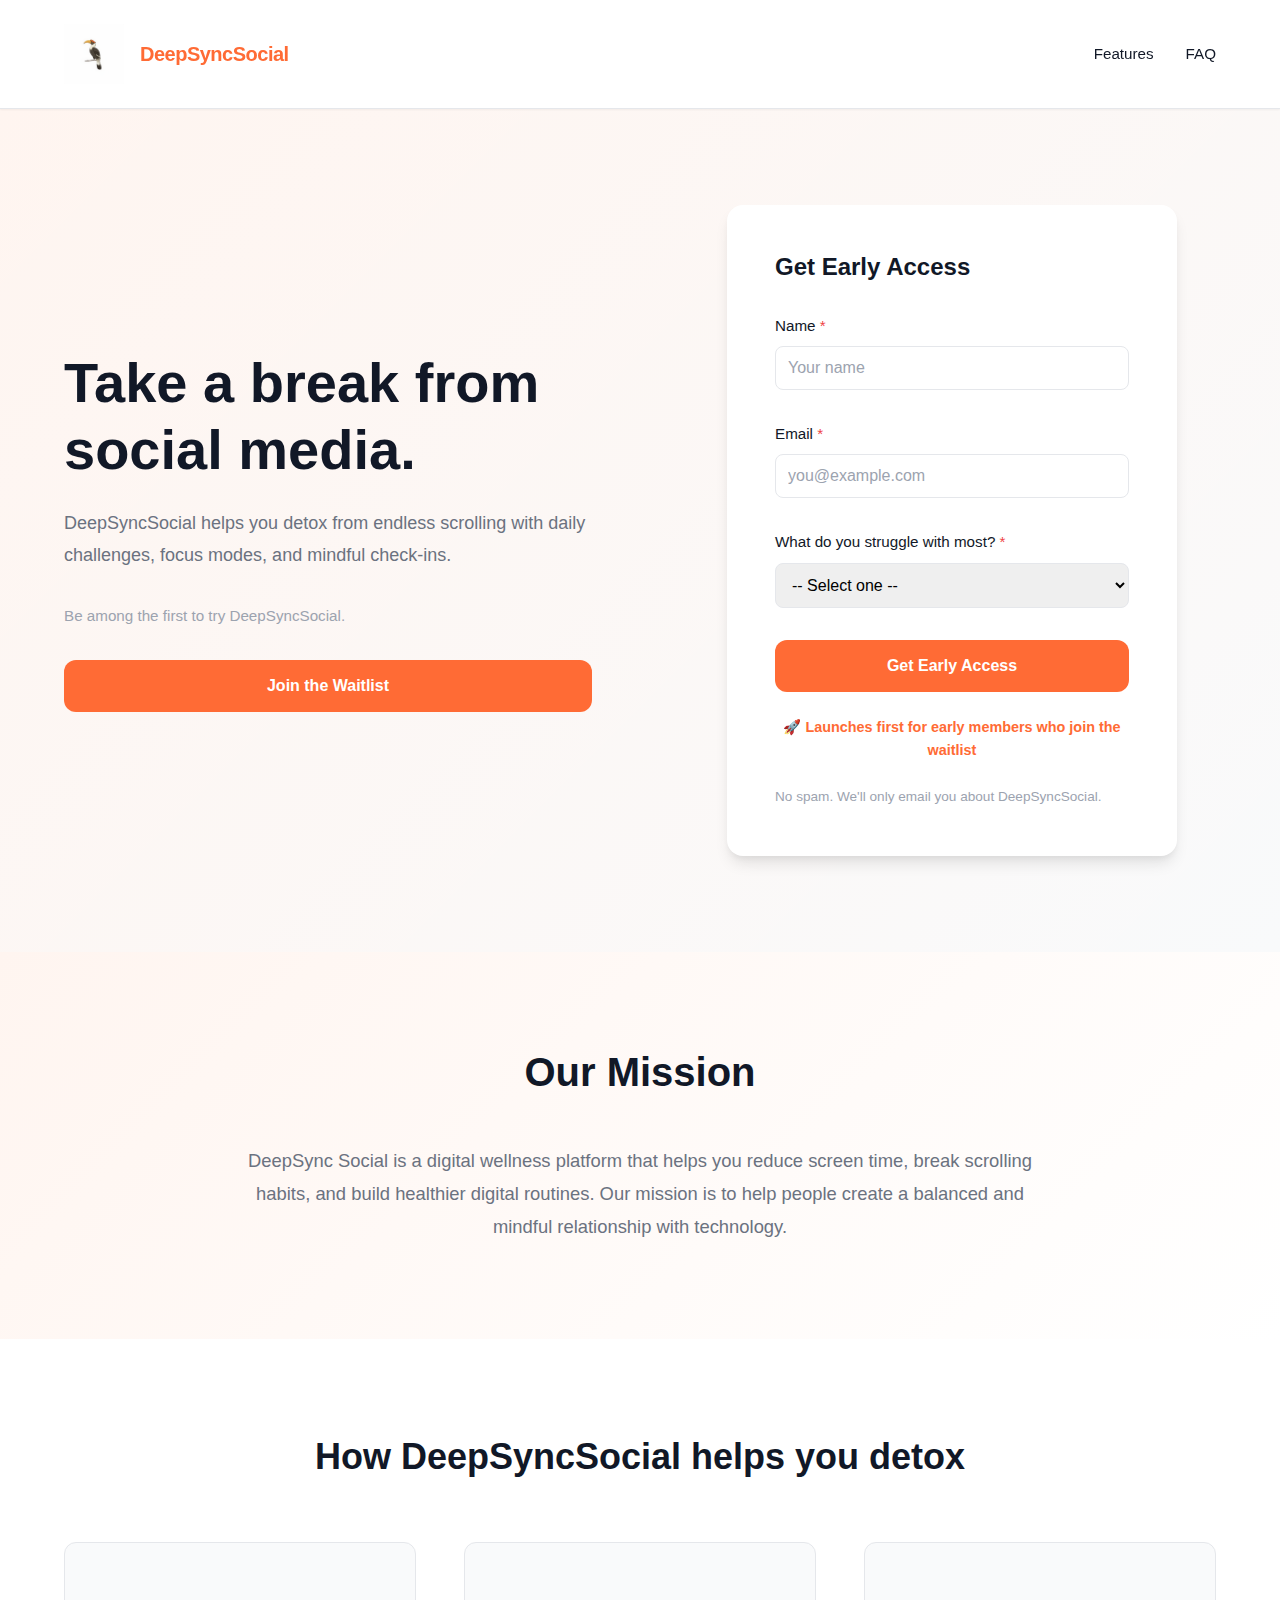
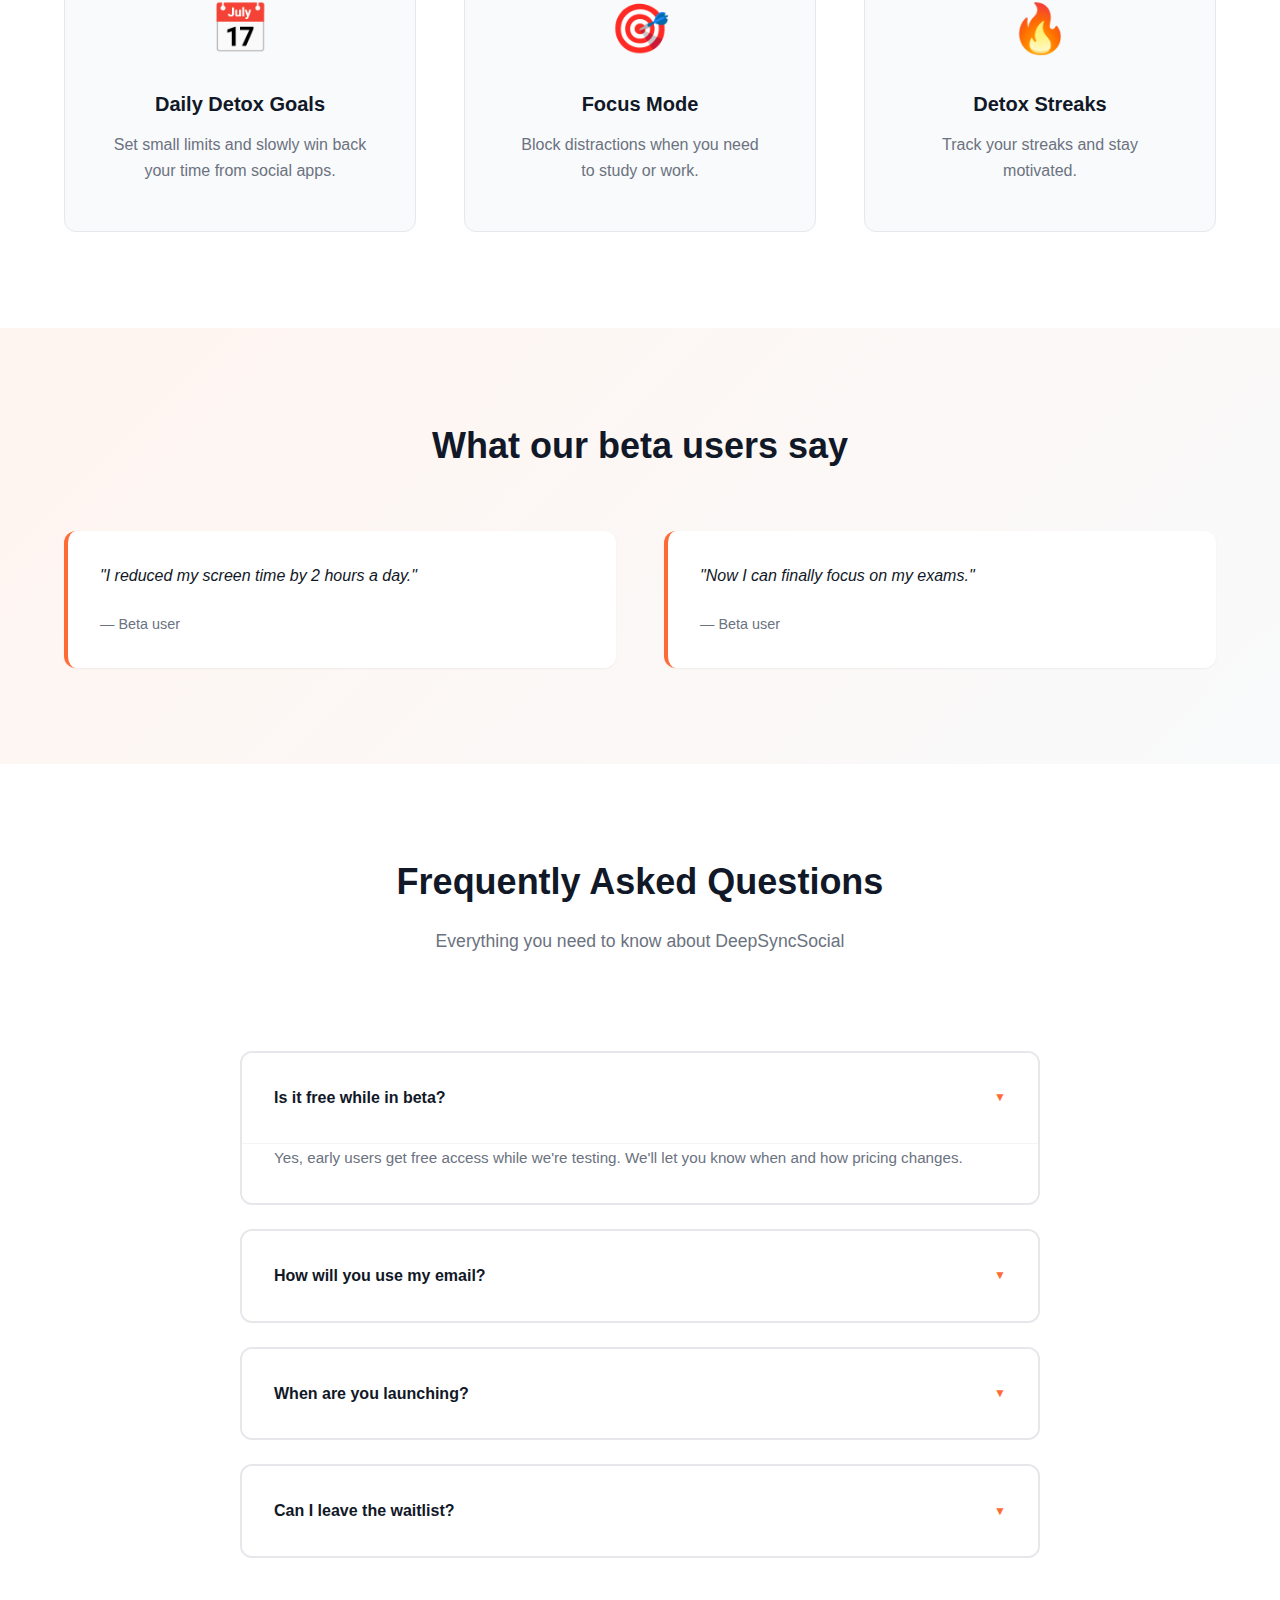
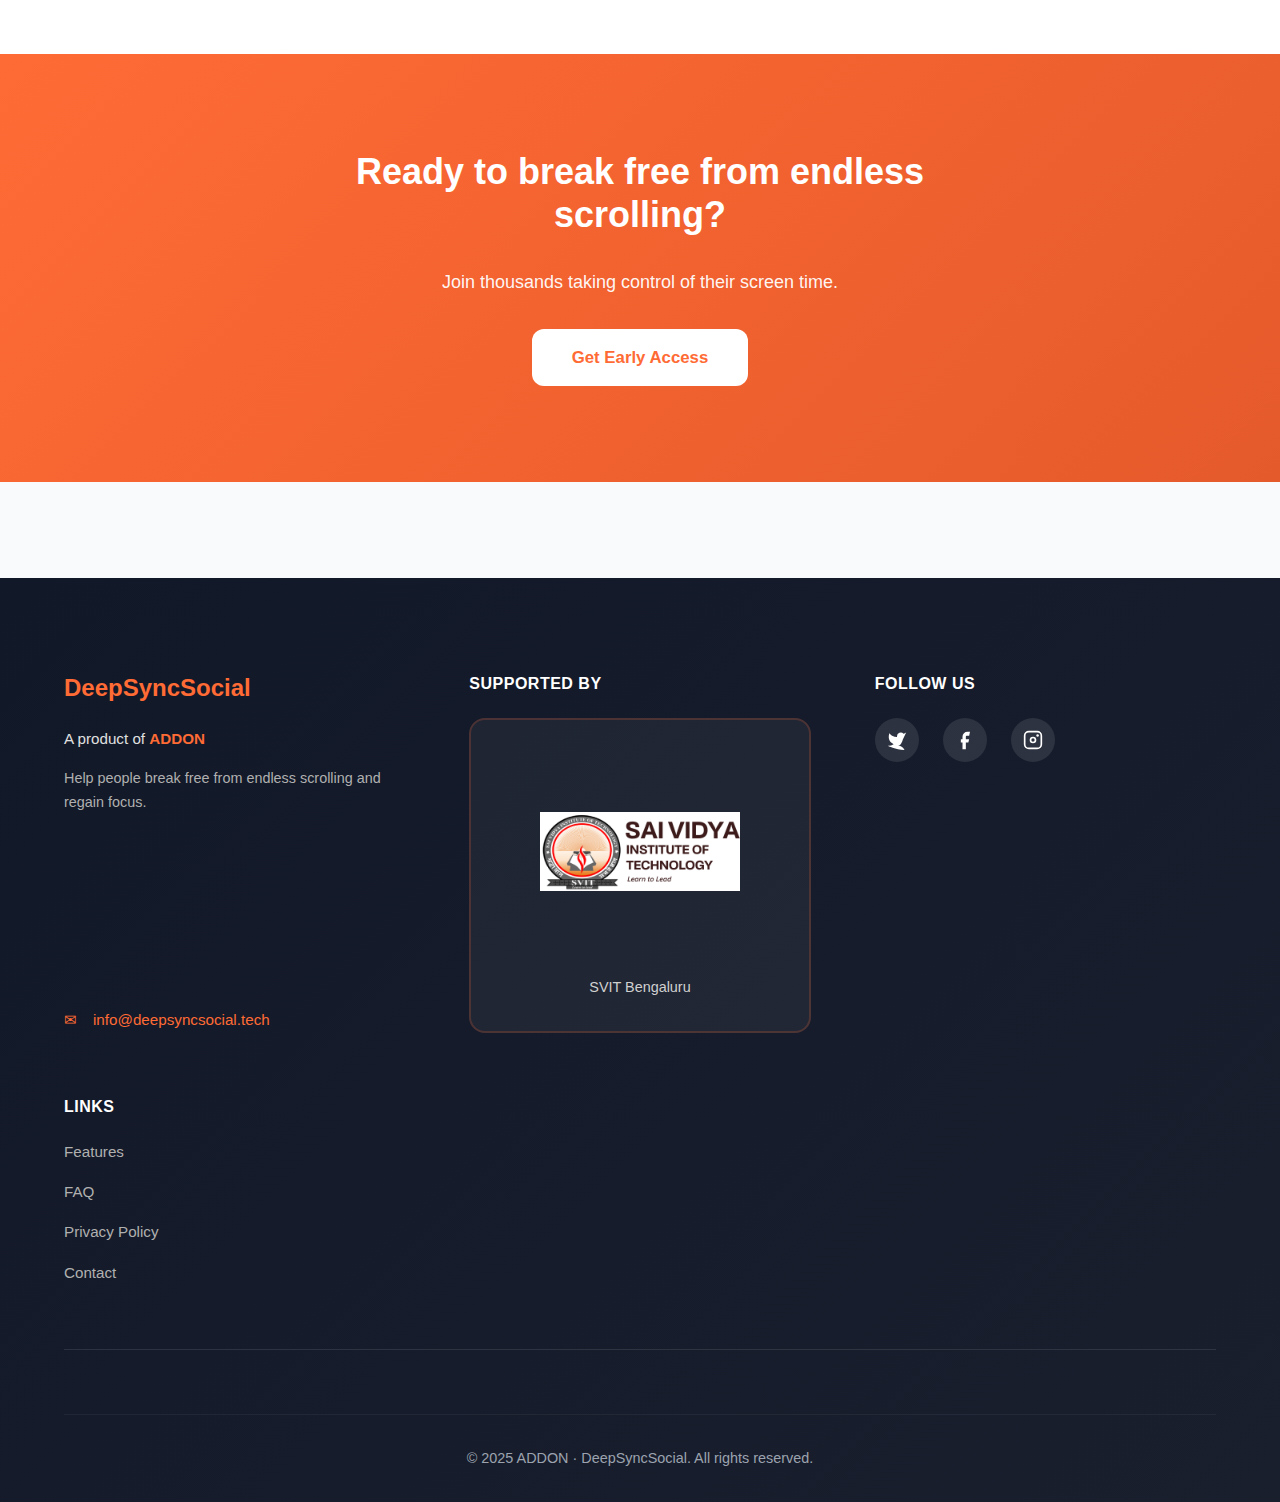
<file: index.html>
<!DOCTYPE html>
<html lang="en">
<head>
    <meta charset="UTF-8">
    <meta name="viewport" content="width=device-width, initial-scale=1.0">
    <meta name="description" content="DeepSync Social helps you reduce screen time, break scrolling habits, and build healthier digital routines. Create a balanced and mindful relationship with technology.">
    <meta name="keywords" content="digital wellness, digital detox, social media detox, screen time reduction, reduce screen addiction, phone addiction help, healthier phone habits, stop doom scrolling, reduce scrolling, mindful phone use, mindful social media, smartphone detox, detox from social media, digital mindfulness, digital wellbeing tools, break phone addiction, conscious screen time, mental health digital detox, social detox platform, digital balance lifestyle, screen time tracker, social media tracking app, app to limit social media, productivity and focus app, app to reduce distraction, distraction blocking tool, app for mindful habits, habit building app, focus improvement app, phone usage analytics, app for time management, stop phone addiction app, digital detox app, wellness tracking app, social media control app, limit social apps, reduce app usage, screen time dashboard, no distraction mode, screen self-control app, build healthy habits, avoid phone distractions, improve focus and discipline, how to stop scrolling, control social media habits, manage screen time, daily habit improvement, intentional digital habits, low dopamine detox, mindful daily routine, productivity for students, student digital detox, focus tips for students, study habit apps, reduce phone use while studying, improve study focus, digital discipline for students, student screen time tracker, avoid distractions in study, digital detox tips, reduce online distractions, improve mental clarity, healthier digital life, mindful tech usage, screen time awareness, improve digital habits, break social media addiction, manage smartphone usage, build discipline with phone, social media overuse help, healthy online habits, tech-life balance, reduce digital overwhelm, productivity without distractions, mindful scrolling, intentional tech usage, digital life improvement, screen detox guide, digital overuse help, reduce phone anxiety, improve focus naturally, phone detox challenge, control online habits, break scrolling habit, reduce digital noise, stay focused online, tech wellness tools, digital habit tracking, screen time mastery, healthier relationship with technology, mindful app usage, digital sobriety">
    <meta name="author" content="DeepSyncSocial">
    <meta name="robots" content="index, follow">
    <meta name="language" content="English">
    <meta name="theme-color" content="#6366F1">
    
    <!-- Open Graph Meta Tags for Social Sharing -->
    <meta property="og:type" content="website">
    <meta property="og:title" content="DeepSyncSocial - Take a Break from Social Media">
    <meta property="og:description" content="DeepSync Social helps you reduce screen time, break scrolling habits, and build healthier digital routines. Create a balanced and mindful relationship with technology.">
    <meta property="og:url" content="https://deepsyncsocial.tech">
    <meta property="og:image" content="https://deepsyncsocial.tech/assets/dp.png">
    <meta property="og:image:alt" content="DeepSyncSocial Logo">
    
    <!-- Twitter Card Meta Tags -->
    <meta name="twitter:card" content="summary_large_image">
    <meta name="twitter:title" content="DeepSyncSocial - Take a Break from Social Media">
    <meta name="twitter:description" content="DeepSync Social helps you reduce screen time, break scrolling habits, and build healthier digital routines. Create a balanced and mindful relationship with technology.">
    <meta name="twitter:image" content="https://deepsyncsocial.tech/assets/dp.png">
    
    <!-- Additional SEO Meta Tags -->
    <meta name="canonical" href="https://deepsyncsocial.tech">
    <meta name="revisit-after" content="7 days">
    
    <!-- Structured Data (JSON-LD) -->
    <script type="application/ld+json">
    {
      "@context": "https://schema.org",
      "@type": "Organization",
      "name": "DeepSyncSocial",
      "url": "https://deepsyncsocial.tech",
      "logo": "https://deepsyncsocial.tech/assets/dp.png",
      "description": "DeepSyncSocial helps you detox from endless scrolling with daily challenges, focus modes, and mindful check-ins.",
      "sameAs": [
        "https://twitter.com/deepssyncsocial",
        "https://facebook.com/deepsyncsocial"
      ],
      "contactPoint": {
        "@type": "ContactPoint",
        "telephone": "+1-XXX-XXX-XXXX",
        "contactType": "Customer Support"
      }
    }
    </script>

    <!-- Product Schema -->
    <script type="application/ld+json">
    {
      "@context": "https://schema.org",
      "@type": "SoftwareApplication",
      "name": "DeepSyncSocial",
      "description": "Take a break from social media with daily challenges, focus modes, and mindful check-ins.",
      "url": "https://deepsyncsocial.tech",
      "applicationCategory": "ProductivityApplication",
      "offers": {
        "@type": "Offer",
        "price": "0",
        "priceCurrency": "USD"
      }
    }
    </script>

    <!-- FAQ Schema -->
    <script type="application/ld+json">
    {
      "@context": "https://schema.org",
      "@type": "FAQPage",
      "mainEntity": [
        {
          "@type": "Question",
          "name": "What is DeepSyncSocial?",
          "acceptedAnswer": {
            "@type": "Answer",
            "text": "DeepSyncSocial is a digital wellness platform that helps you detox from endless scrolling with daily challenges, focus modes, and mindful check-ins."
          }
        },
        {
          "@type": "Question",
          "name": "How does DeepSyncSocial work?",
          "acceptedAnswer": {
            "@type": "Answer",
            "text": "DeepSyncSocial provides tools to help manage screen time and build healthier digital habits through challenges and mindful practices."
          }
        }
      ]
    }
    </script>

    <!-- BreadcrumbList Schema -->
    <script type="application/ld+json">
    {
      "@context": "https://schema.org",
      "@type": "BreadcrumbList",
      "itemListElement": [
        {
          "@type": "ListItem",
          "position": 1,
          "name": "Home",
          "item": "https://deepsyncsocial.tech"
        }
      ]
    }
    </script>
    
    <title>DeepSyncSocial - Take a Break from Social Media</title>
    <link rel="stylesheet" href="styles/main.css">
    <link rel="canonical" href="https://deepsyncsocial.tech">
    <link rel="icon" type="image/png" href="assets/dp.png">
</head>
<body>
    <!-- Header -->
    <header class="header">
        <div class="container header-content">
            <a href="#" class="logo-link">
                <img src="assets/dp.png" alt="DeepSyncSocial Logo" class="logo-image">
                <span class="logo-text">DeepSyncSocial</span>
            </a>
            <nav class="nav">
                <a href="#features">Features</a>
                <a href="#faq">FAQ</a>
            </nav>
        </div>
    </header>

    <main>
        <!-- Hero Section -->
        <section class="hero">
            <div class="container hero-container">
                <div class="hero-text">
                    <h1>Take a break from social media.</h1>
                    <p class="hero-subtitle">
                        DeepSyncSocial helps you detox from endless scrolling with daily challenges, focus modes, and mindful check-ins.
                    </p>
                    <p class="social-proof">Be among the first to try DeepSyncSocial.</p>
                    <button class="btn btn-primary" id="ctaButton">Join the Waitlist</button>
                </div>

                <div class="hero-form-wrapper">
                    <div class="form-card">
                        <h2>Get Early Access</h2>
                        <form id="waitlistForm">
                            <div class="form-group">
                                <label for="name">Name <span class="required">*</span></label>
                                <input 
                                    type="text" 
                                    id="name" 
                                    name="name" 
                                    placeholder="Your name"
                                    required
                                    autocomplete="name"
                                    aria-label="Your name"
                                    aria-required="true"
                                >
                            </div>

                            <div class="form-group">
                                <label for="email">Email <span class="required">*</span></label>
                                <input 
                                    type="email" 
                                    id="email" 
                                    name="email" 
                                    placeholder="you@example.com"
                                    required
                                    autocomplete="email"
                                    aria-label="Your email address"
                                    aria-required="true"
                                >
                            </div>

                            <div class="form-group">
                                <label for="struggle">What do you struggle with most? <span class="required">*</span></label>
                                <select 
                                    id="struggle" 
                                    name="struggle" 
                                    required
                                    aria-label="What do you struggle with most"
                                    aria-required="true"
                                >
                                    <option value="">-- Select one --</option>
                                    <option value="scrolling">Too much scrolling</option>
                                    <option value="focus">Can't focus on work/tasks</option>
                                    <option value="sleep">Sleep problems</option>
                                    <option value="curious">Just curious</option>
                                </select>
                            </div>

                            <button type="submit" class="btn btn-primary btn-block">Get Early Access</button>

                            <div id="formStatus" class="form-status" role="alert" aria-live="polite" aria-atomic="true"></div>

                            <p class="form-urgency">🚀 Launches first for early members who join the waitlist</p>

                            <p class="form-note">No spam. We'll only email you about DeepSyncSocial.</p>
                        </form>
                    </div>
                </div>
            </div>
        </section>

        <!-- Mission Statement Section -->
        <section class="mission">
            <div class="container">
                <h2>Our Mission</h2>
                <p class="mission-text">
                    DeepSync Social is a digital wellness platform that helps you reduce screen time, break scrolling habits, and build healthier digital routines. Our mission is to help people create a balanced and mindful relationship with technology.
                </p>
            </div>
        </section>

        <!-- Features Section -->
        <section id="features" class="features">
            <div class="container">
                <h2>How DeepSyncSocial helps you detox</h2>
                <div class="features-grid">
                    <div class="feature-card">
                        <div class="feature-icon">📅</div>
                        <h3>Daily Detox Goals</h3>
                        <p>Set small limits and slowly win back your time from social apps.</p>
                    </div>
                    <div class="feature-card">
                        <div class="feature-icon">🎯</div>
                        <h3>Focus Mode</h3>
                        <p>Block distractions when you need to study or work.</p>
                    </div>
                    <div class="feature-card">
                        <div class="feature-icon">🔥</div>
                        <h3>Detox Streaks</h3>
                        <p>Track your streaks and stay motivated.</p>
                    </div>
                </div>
            </div>
        </section>

        <!-- Testimonials Section -->
        <section class="testimonials">
            <div class="container">
                <h2>What our beta users say</h2>
                <div class="testimonials-grid">
                    <blockquote class="testimonial-card">
                        <p>"I reduced my screen time by 2 hours a day."</p>
                        <footer class="testimonial-author">— Beta user</footer>
                    </blockquote>
                    <blockquote class="testimonial-card">
                        <p>"Now I can finally focus on my exams."</p>
                        <footer class="testimonial-author">— Beta user</footer>
                    </blockquote>
                </div>
            </div>
        </section>

        <!-- FAQ Section -->
        <section id="faq" class="faq">
            <div class="container">
                <div class="faq-header">
                    <h2>Frequently Asked Questions</h2>
                    <p class="faq-subtitle">Everything you need to know about DeepSyncSocial</p>
                </div>
                <div class="faq-list">
                    <details class="faq-item" open>
                        <summary class="faq-question">
                            <span class="faq-text">Is it free while in beta?</span>
                        </summary>
                        <div class="faq-answer">
                            <p>Yes, early users get free access while we're testing. We'll let you know when and how pricing changes.</p>
                        </div>
                    </details>

                    <details class="faq-item">
                        <summary class="faq-question">
                            <span class="faq-text">How will you use my email?</span>
                        </summary>
                        <div class="faq-answer">
                            <p>We only use it to send product updates and your beta invite. Every email includes an unsubscribe link if you change your mind.</p>
                        </div>
                    </details>

                    <details class="faq-item">
                        <summary class="faq-question">
                            <span class="faq-text">When are you launching?</span>
                        </summary>
                        <div class="faq-answer">
                            <p>We're working hard to launch the first beta soon. Join the waitlist to be notified as soon as we go live.</p>
                        </div>
                    </details>

                    <details class="faq-item">
                        <summary class="faq-question">
                            <span class="faq-text">Can I leave the waitlist?</span>
                        </summary>
                        <div class="faq-answer">
                            <p>Of course! Every email includes an unsubscribe link. You can also contact us anytime to be removed.</p>
                        </div>
                    </details>
                </div>
            </div>
        </section>

        <!-- Secondary CTA Section -->
        <section class="secondary-cta">
            <div class="container">
                <div class="secondary-cta-content">
                    <h2>Ready to break free from endless scrolling?</h2>
                    <p>Join thousands taking control of their screen time.</p>
                    <button class="btn btn-primary btn-cta-secondary" id="ctaButtonSecondary">Get Early Access</button>
                </div>
            </div>
        </section>
    </main>

    <!-- Footer -->
    <footer class="footer">
        <div class="container">
            <div class="footer-main">
                <!-- Brand & Product Info -->
                <div class="footer-section">
                    <h3 class="footer-brand">DeepSyncSocial</h3>
                    <p class="footer-product-info">A product of <strong>ADDON</strong></p>
                    <p class="footer-description">Help people break free from endless scrolling and regain focus.</p>
                    <div class="footer-contact">
                        <a href="mailto:info@deepsyncsocial.tech" class="footer-email">
                            <span>✉</span> info@deepsyncsocial.tech
                        </a>
                    </div>
                </div>

                <!-- Supported By -->
                <div class="footer-section">
                    <h4 class="footer-section-title">Supported By</h4>
                    <div class="footer-support">
                        <a href="https://saividya.ac.in/" target="_blank" rel="noopener noreferrer" class="support-item" title="SVIT Bengaluru">
                            <img src="assets/SVIT.png" alt="SVIT Bengaluru College Logo" class="college-logo">
                            <p class="college-name">SVIT Bengaluru</p>
                        </a>
                    </div>
                </div>

                <!-- Social Media -->
                <div class="footer-section">
                    <h4 class="footer-section-title">Follow Us</h4>
                    <div class="social-links">
                        <a href="https://x.com/DeepSyncSocial" target="_blank" rel="noopener noreferrer" class="social-link" title="Twitter/X">
                            <svg class="social-icon" viewBox="0 0 24 24" fill="currentColor">
                                <path d="M23 3a10.9 10.9 0 01-3.14 1.53 4.48 4.48 0 00-7.86 3v1A10.66 10.66 0 013 4s-4 9 5 13a11.64 11.64 0 01-7 2s9 5 20 5a9.5 9.5 0 00-9-5.5c4.75 2.25 7-7 7-7"/>
                            </svg>
                        </a>
                        <a href="https://www.facebook.com/people/Deepsyncsocial/61583996794836/" target="_blank" rel="noopener noreferrer" class="social-link" title="Facebook">
                            <svg class="social-icon" viewBox="0 0 24 24" fill="currentColor">
                                <path d="M18 2h-3a6 6 0 00-6 6v3H7v4h2v8h4v-8h3l1-4h-4V8a1 1 0 011-1h3z"/>
                            </svg>
                        </a>
                        <a href="https://www.instagram.com/deepsyncsocial/" target="_blank" rel="noopener noreferrer" class="social-link" title="Instagram">
                            <svg class="social-icon" viewBox="0 0 24 24" fill="currentColor">
                                <rect x="2" y="2" width="20" height="20" rx="5" ry="5" fill="none" stroke="currentColor" stroke-width="2"/>
                                <path d="M12 9a3 3 0 100 6 3 3 0 000-6z" fill="none" stroke="currentColor" stroke-width="2"/>
                                <circle cx="17.5" cy="6.5" r="1.5" fill="currentColor"/>
                            </svg>
                        </a>
                    </div>
                </div>

                <!-- Quick Links -->
                <div class="footer-section">
                    <h4 class="footer-section-title">Links</h4>
                    <nav class="footer-nav">
                        <a href="#features">Features</a>
                        <a href="#faq">FAQ</a>
                        <a href="privacy-policy.html">Privacy Policy</a>
                        <a href="#" id="contactLink" class="contact-link">Contact</a>
                    </nav>
                </div>
            </div>

            <!-- Footer Bottom -->
            <div class="footer-bottom">
                <p>&copy; 2025 ADDON &middot; DeepSyncSocial. All rights reserved.</p>
            </div>
        </div>
    </footer>

    <!-- Contact Modal -->
    <div id="contactModal" class="modal">
        <div class="modal-content">
            <button class="modal-close" id="closeModal">&times;</button>
            <h2 class="modal-title">Get in Touch</h2>
            <p class="modal-subtitle">Connect with us on social media or send us an email</p>
            
            <div class="contact-section">
                <h3>Email</h3>
                <a href="mailto:info@deepsyncsocial.tech" class="contact-email">
                    <span>✉</span> info@deepsyncsocial.tech
                </a>
            </div>

            <div class="contact-section">
                <h3>Follow Us</h3>
                <div class="contact-social-links">
                    <a href="https://x.com/DeepSyncSocial" target="_blank" rel="noopener noreferrer" class="contact-social-link" title="Twitter/X">
                        <svg class="contact-social-icon" viewBox="0 0 24 24" fill="currentColor">
                            <path d="M23 3a10.9 10.9 0 01-3.14 1.53 4.48 4.48 0 00-7.86 3v1A10.66 10.66 0 013 4s-4 9 5 13a11.64 11.64 0 01-7 2s9 5 20 5a9.5 9.5 0 00-9-5.5c4.75 2.25 7-7 7-7"/>
                        </svg>
                        <span>Twitter/X</span>
                    </a>
                    <a href="https://www.facebook.com/people/Deepsyncsocial/61583996794836/" target="_blank" rel="noopener noreferrer" class="contact-social-link" title="Facebook">
                        <svg class="contact-social-icon" viewBox="0 0 24 24" fill="currentColor">
                            <path d="M18 2h-3a6 6 0 00-6 6v3H7v4h2v8h4v-8h3l1-4h-4V8a1 1 0 011-1h3z"/>
                        </svg>
                        <span>Facebook</span>
                    </a>
                    <a href="https://www.instagram.com/deepsyncsocial/" target="_blank" rel="noopener noreferrer" class="contact-social-link" title="Instagram">
                        <svg class="contact-social-icon" viewBox="0 0 24 24" fill="currentColor">
                            <rect x="2" y="2" width="20" height="20" rx="5" ry="5" fill="none" stroke="currentColor" stroke-width="2"/>
                            <path d="M12 9a3 3 0 100 6 3 3 0 000-6z" fill="none" stroke="currentColor" stroke-width="2"/>
                            <circle cx="17.5" cy="6.5" r="1.5" fill="currentColor"/>
                        </svg>
                        <span>Instagram</span>
                    </a>
                </div>
            </div>
        </div>
    </div>

    <script src="scripts/main.js"></script>
</body>
</html>
</file>
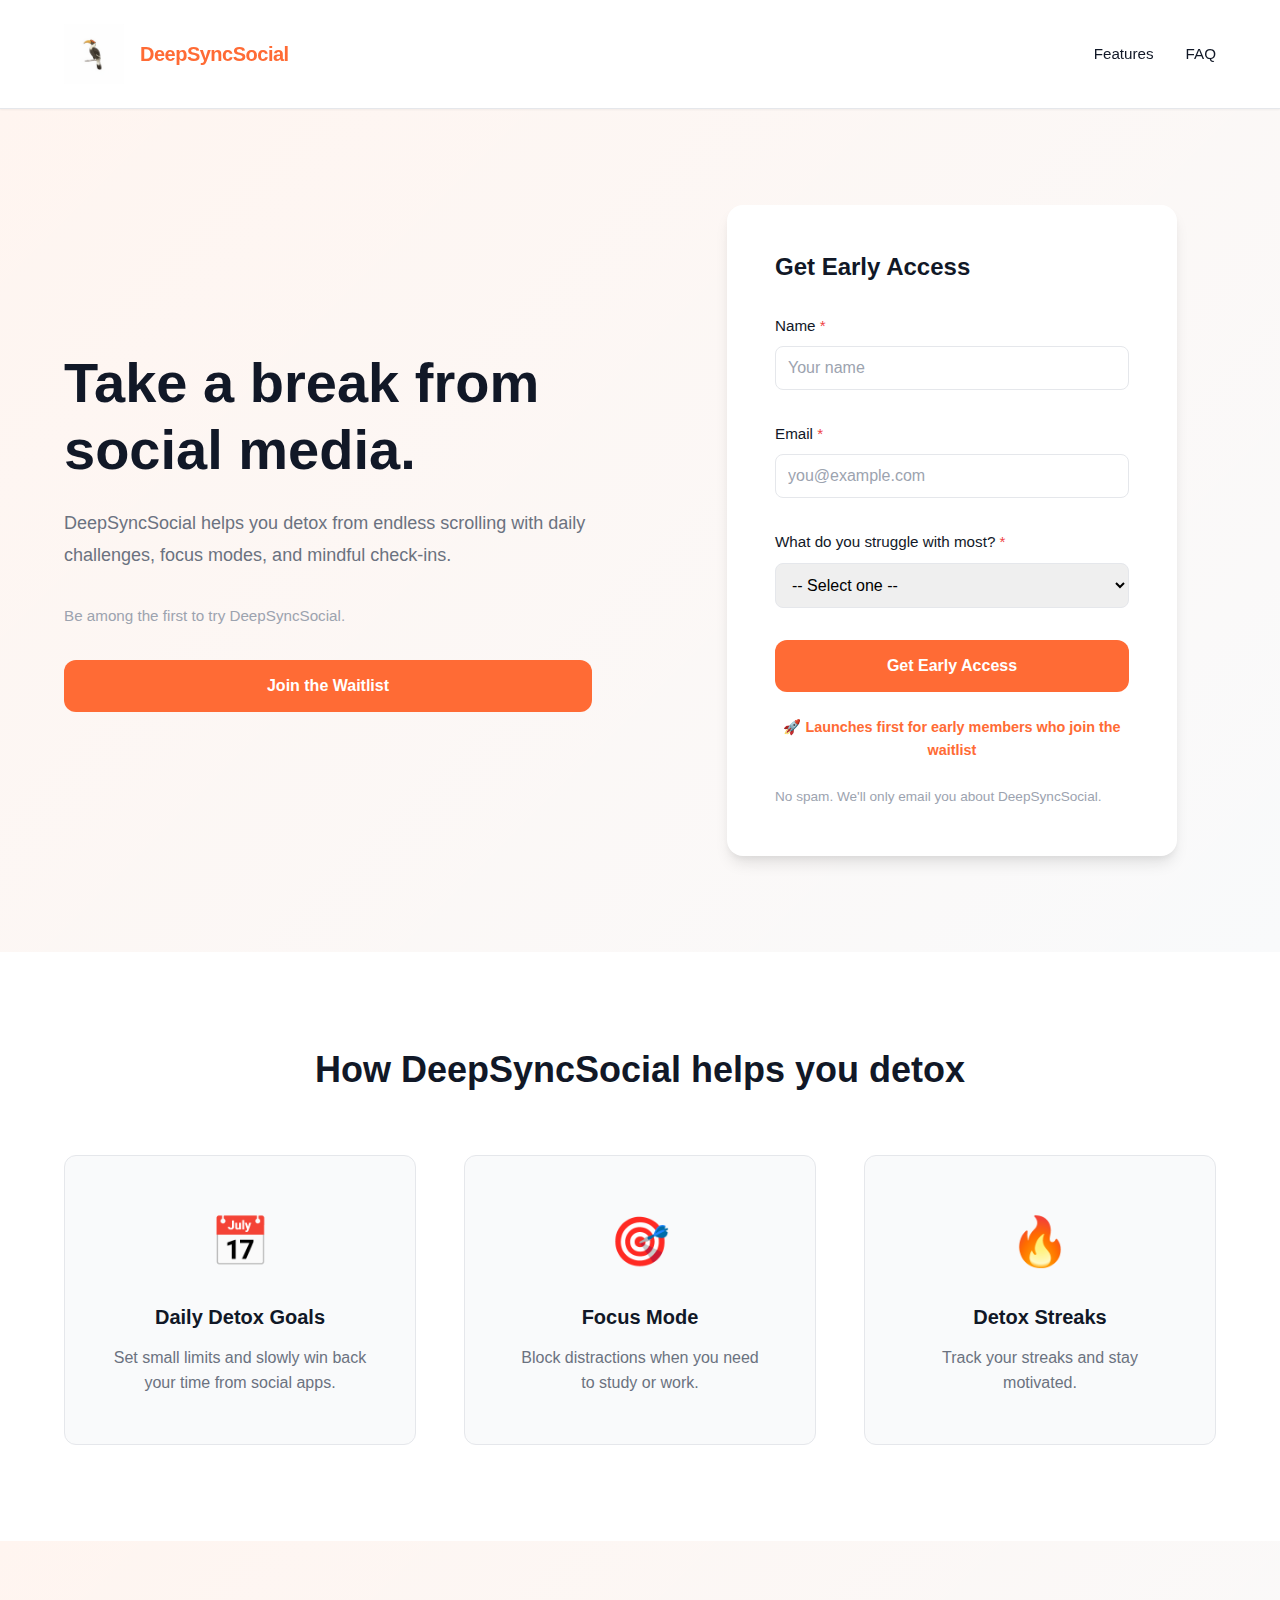
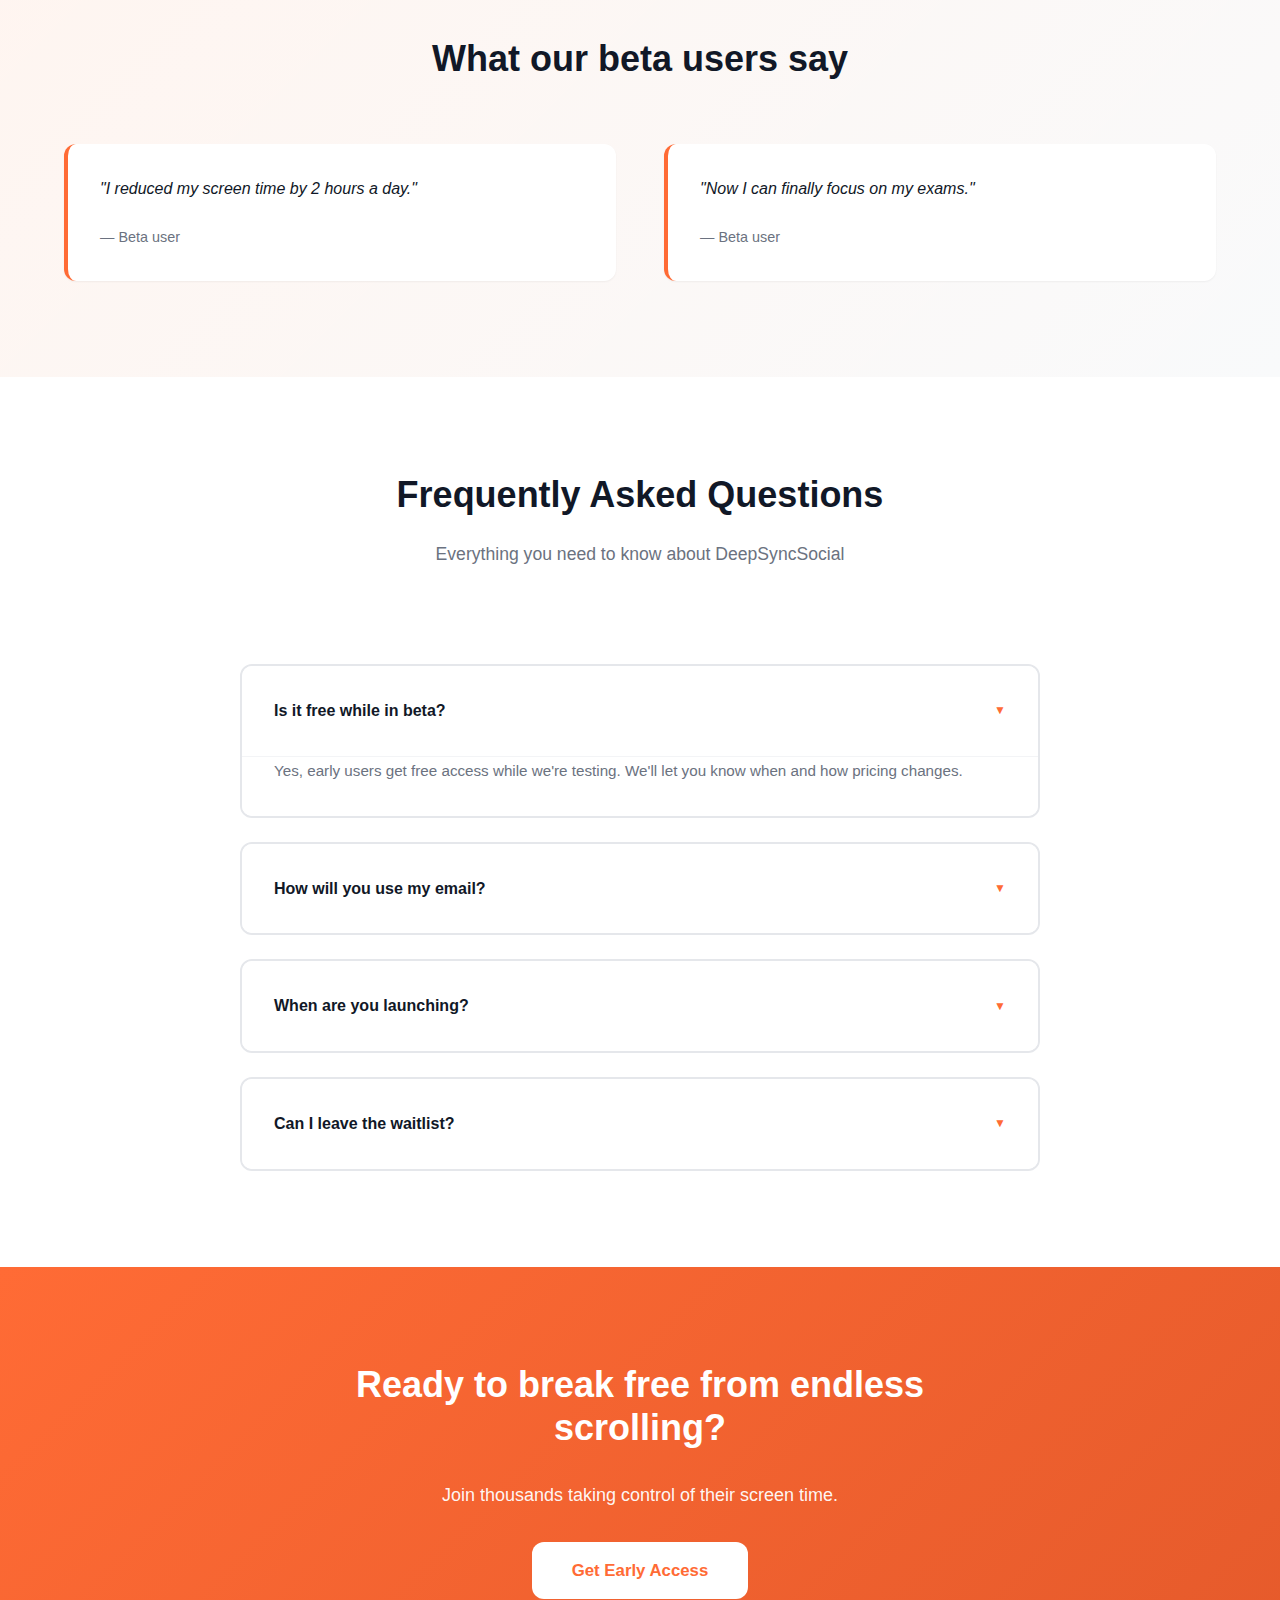
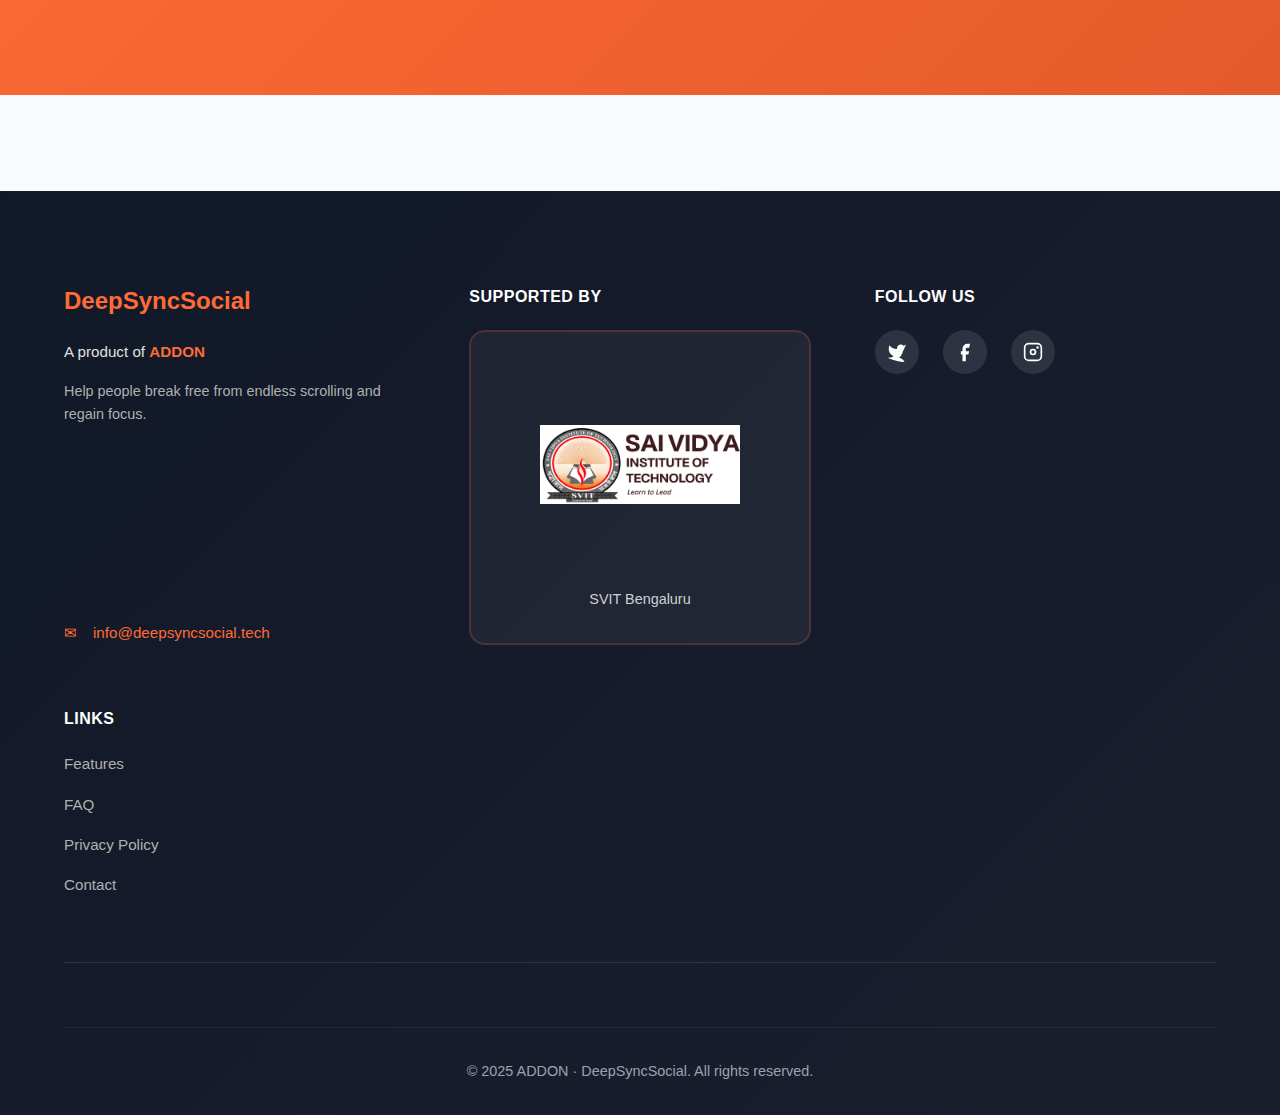
<file: index (1).html>
<!DOCTYPE html>
<html lang="en">
<head>
    <meta charset="UTF-8">
    <meta name="viewport" content="width=device-width, initial-scale=1.0">
    <meta name="description" content="DeepSyncSocial helps you detox from endless scrolling with daily challenges, focus modes, and mindful check-ins.">
    <title>DeepSyncSocial - Take a Break from Social Media</title>
    <link rel="stylesheet" href="styles/main.css">
</head>
<body>
    <!-- Header -->
    <header class="header">
        <div class="container header-content">
            <a href="#" class="logo-link">
                <img src="assets/dp.png" alt="DeepSyncSocial Logo" class="logo-image">
                <span class="logo-text">DeepSyncSocial</span>
            </a>
            <nav class="nav">
                <a href="#features">Features</a>
                <a href="#faq">FAQ</a>
            </nav>
        </div>
    </header>

    <main>
        <!-- Hero Section -->
        <section class="hero">
            <div class="container hero-container">
                <div class="hero-text">
                    <h1>Take a break from social media.</h1>
                    <p class="hero-subtitle">
                        DeepSyncSocial helps you detox from endless scrolling with daily challenges, focus modes, and mindful check-ins.
                    </p>
                    <p class="social-proof">Be among the first to try DeepSyncSocial.</p>
                    <button class="btn btn-primary" id="ctaButton">Join the Waitlist</button>
                </div>

                <div class="hero-form-wrapper">
                    <div class="form-card">
                        <h2>Get Early Access</h2>
                        <form id="waitlistForm">
                            <div class="form-group">
                                <label for="name">Name <span class="required">*</span></label>
                                <input 
                                    type="text" 
                                    id="name" 
                                    name="name" 
                                    placeholder="Your name"
                                    required
                                    autocomplete="name"
                                    aria-label="Your name"
                                    aria-required="true"
                                >
                            </div>

                            <div class="form-group">
                                <label for="email">Email <span class="required">*</span></label>
                                <input 
                                    type="email" 
                                    id="email" 
                                    name="email" 
                                    placeholder="you@example.com"
                                    required
                                    autocomplete="email"
                                    aria-label="Your email address"
                                    aria-required="true"
                                >
                            </div>

                            <div class="form-group">
                                <label for="struggle">What do you struggle with most? <span class="required">*</span></label>
                                <select 
                                    id="struggle" 
                                    name="struggle" 
                                    required
                                    aria-label="What do you struggle with most"
                                    aria-required="true"
                                >
                                    <option value="">-- Select one --</option>
                                    <option value="scrolling">Too much scrolling</option>
                                    <option value="focus">Can't focus on work/tasks</option>
                                    <option value="sleep">Sleep problems</option>
                                    <option value="curious">Just curious</option>
                                </select>
                            </div>

                            <button type="submit" class="btn btn-primary btn-block">Get Early Access</button>

                            <div id="formStatus" class="form-status" role="alert" aria-live="polite" aria-atomic="true"></div>

                            <p class="form-urgency">🚀 Launches first for early members who join the waitlist</p>

                            <p class="form-note">No spam. We'll only email you about DeepSyncSocial.</p>
                        </form>
                    </div>
                </div>
            </div>
        </section>

        <!-- Features Section -->
        <section id="features" class="features">
            <div class="container">
                <h2>How DeepSyncSocial helps you detox</h2>
                <div class="features-grid">
                    <div class="feature-card">
                        <div class="feature-icon">📅</div>
                        <h3>Daily Detox Goals</h3>
                        <p>Set small limits and slowly win back your time from social apps.</p>
                    </div>
                    <div class="feature-card">
                        <div class="feature-icon">🎯</div>
                        <h3>Focus Mode</h3>
                        <p>Block distractions when you need to study or work.</p>
                    </div>
                    <div class="feature-card">
                        <div class="feature-icon">🔥</div>
                        <h3>Detox Streaks</h3>
                        <p>Track your streaks and stay motivated.</p>
                    </div>
                </div>
            </div>
        </section>

        <!-- Testimonials Section -->
        <section class="testimonials">
            <div class="container">
                <h2>What our beta users say</h2>
                <div class="testimonials-grid">
                    <blockquote class="testimonial-card">
                        <p>"I reduced my screen time by 2 hours a day."</p>
                        <footer class="testimonial-author">— Beta user</footer>
                    </blockquote>
                    <blockquote class="testimonial-card">
                        <p>"Now I can finally focus on my exams."</p>
                        <footer class="testimonial-author">— Beta user</footer>
                    </blockquote>
                </div>
            </div>
        </section>

        <!-- FAQ Section -->
        <section id="faq" class="faq">
            <div class="container">
                <div class="faq-header">
                    <h2>Frequently Asked Questions</h2>
                    <p class="faq-subtitle">Everything you need to know about DeepSyncSocial</p>
                </div>
                <div class="faq-list">
                    <details class="faq-item" open>
                        <summary class="faq-question">
                            <span class="faq-text">Is it free while in beta?</span>
                        </summary>
                        <div class="faq-answer">
                            <p>Yes, early users get free access while we're testing. We'll let you know when and how pricing changes.</p>
                        </div>
                    </details>

                    <details class="faq-item">
                        <summary class="faq-question">
                            <span class="faq-text">How will you use my email?</span>
                        </summary>
                        <div class="faq-answer">
                            <p>We only use it to send product updates and your beta invite. Every email includes an unsubscribe link if you change your mind.</p>
                        </div>
                    </details>

                    <details class="faq-item">
                        <summary class="faq-question">
                            <span class="faq-text">When are you launching?</span>
                        </summary>
                        <div class="faq-answer">
                            <p>We're working hard to launch the first beta soon. Join the waitlist to be notified as soon as we go live.</p>
                        </div>
                    </details>

                    <details class="faq-item">
                        <summary class="faq-question">
                            <span class="faq-text">Can I leave the waitlist?</span>
                        </summary>
                        <div class="faq-answer">
                            <p>Of course! Every email includes an unsubscribe link. You can also contact us anytime to be removed.</p>
                        </div>
                    </details>
                </div>
            </div>
        </section>

        <!-- Secondary CTA Section -->
        <section class="secondary-cta">
            <div class="container">
                <div class="secondary-cta-content">
                    <h2>Ready to break free from endless scrolling?</h2>
                    <p>Join thousands taking control of their screen time.</p>
                    <button class="btn btn-primary btn-cta-secondary" id="ctaButtonSecondary">Get Early Access</button>
                </div>
            </div>
        </section>
    </main>

    <!-- Footer -->
    <footer class="footer">
        <div class="container">
            <div class="footer-main">
                <!-- Brand & Product Info -->
                <div class="footer-section">
                    <h3 class="footer-brand">DeepSyncSocial</h3>
                    <p class="footer-product-info">A product of <strong>ADDON</strong></p>
                    <p class="footer-description">Help people break free from endless scrolling and regain focus.</p>
                    <div class="footer-contact">
                        <a href="mailto:info@deepsyncsocial.tech" class="footer-email">
                            <span>✉</span> info@deepsyncsocial.tech
                        </a>
                    </div>
                </div>

                <!-- Supported By -->
                <div class="footer-section">
                    <h4 class="footer-section-title">Supported By</h4>
                    <div class="footer-support">
                        <a href="https://saividya.ac.in/" target="_blank" rel="noopener noreferrer" class="support-item" title="SVIT Bengaluru">
                            <img src="assets/SVIT.png" alt="SVIT Bengaluru College Logo" class="college-logo">
                            <p class="college-name">SVIT Bengaluru</p>
                        </a>
                    </div>
                </div>

                <!-- Social Media -->
                <div class="footer-section">
                    <h4 class="footer-section-title">Follow Us</h4>
                    <div class="social-links">
                        <a href="https://x.com/DeepSyncSocial" target="_blank" rel="noopener noreferrer" class="social-link" title="Twitter/X">
                            <svg class="social-icon" viewBox="0 0 24 24" fill="currentColor">
                                <path d="M23 3a10.9 10.9 0 01-3.14 1.53 4.48 4.48 0 00-7.86 3v1A10.66 10.66 0 013 4s-4 9 5 13a11.64 11.64 0 01-7 2s9 5 20 5a9.5 9.5 0 00-9-5.5c4.75 2.25 7-7 7-7"/>
                            </svg>
                        </a>
                        <a href="https://www.facebook.com/people/Deepsyncsocial/61583996794836/" target="_blank" rel="noopener noreferrer" class="social-link" title="Facebook">
                            <svg class="social-icon" viewBox="0 0 24 24" fill="currentColor">
                                <path d="M18 2h-3a6 6 0 00-6 6v3H7v4h2v8h4v-8h3l1-4h-4V8a1 1 0 011-1h3z"/>
                            </svg>
                        </a>
                        <a href="https://www.instagram.com/deepsyncsocial/" target="_blank" rel="noopener noreferrer" class="social-link" title="Instagram">
                            <svg class="social-icon" viewBox="0 0 24 24" fill="currentColor">
                                <rect x="2" y="2" width="20" height="20" rx="5" ry="5" fill="none" stroke="currentColor" stroke-width="2"/>
                                <path d="M12 9a3 3 0 100 6 3 3 0 000-6z" fill="none" stroke="currentColor" stroke-width="2"/>
                                <circle cx="17.5" cy="6.5" r="1.5" fill="currentColor"/>
                            </svg>
                        </a>
                    </div>
                </div>

                <!-- Quick Links -->
                <div class="footer-section">
                    <h4 class="footer-section-title">Links</h4>
                    <nav class="footer-nav">
                        <a href="#features">Features</a>
                        <a href="#faq">FAQ</a>
                        <a href="privacy-policy.html">Privacy Policy</a>
                        <a href="#" id="contactLink" class="contact-link">Contact</a>
                    </nav>
                </div>
            </div>

            <!-- Footer Bottom -->
            <div class="footer-bottom">
                <p>&copy; 2025 ADDON &middot; DeepSyncSocial. All rights reserved.</p>
            </div>
        </div>
    </footer>

    <!-- Contact Modal -->
    <div id="contactModal" class="modal">
        <div class="modal-content">
            <button class="modal-close" id="closeModal">&times;</button>
            <h2 class="modal-title">Get in Touch</h2>
            <p class="modal-subtitle">Connect with us on social media or send us an email</p>
            
            <div class="contact-section">
                <h3>Email</h3>
                <a href="mailto:info@deepsyncsocial.tech" class="contact-email">
                    <span>✉</span> info@deepsyncsocial.tech
                </a>
            </div>

            <div class="contact-section">
                <h3>Follow Us</h3>
                <div class="contact-social-links">
                    <a href="https://x.com/DeepSyncSocial" target="_blank" rel="noopener noreferrer" class="contact-social-link" title="Twitter/X">
                        <svg class="contact-social-icon" viewBox="0 0 24 24" fill="currentColor">
                            <path d="M23 3a10.9 10.9 0 01-3.14 1.53 4.48 4.48 0 00-7.86 3v1A10.66 10.66 0 013 4s-4 9 5 13a11.64 11.64 0 01-7 2s9 5 20 5a9.5 9.5 0 00-9-5.5c4.75 2.25 7-7 7-7"/>
                        </svg>
                        <span>Twitter/X</span>
                    </a>
                    <a href="https://www.facebook.com/people/Deepsyncsocial/61583996794836/" target="_blank" rel="noopener noreferrer" class="contact-social-link" title="Facebook">
                        <svg class="contact-social-icon" viewBox="0 0 24 24" fill="currentColor">
                            <path d="M18 2h-3a6 6 0 00-6 6v3H7v4h2v8h4v-8h3l1-4h-4V8a1 1 0 011-1h3z"/>
                        </svg>
                        <span>Facebook</span>
                    </a>
                    <a href="https://www.instagram.com/deepsyncsocial/" target="_blank" rel="noopener noreferrer" class="contact-social-link" title="Instagram">
                        <svg class="contact-social-icon" viewBox="0 0 24 24" fill="currentColor">
                            <rect x="2" y="2" width="20" height="20" rx="5" ry="5" fill="none" stroke="currentColor" stroke-width="2"/>
                            <path d="M12 9a3 3 0 100 6 3 3 0 000-6z" fill="none" stroke="currentColor" stroke-width="2"/>
                            <circle cx="17.5" cy="6.5" r="1.5" fill="currentColor"/>
                        </svg>
                        <span>Instagram</span>
                    </a>
                </div>
            </div>
        </div>
    </div>

    <script src="scripts/main.js"></script>
</body>
</html>
</file>
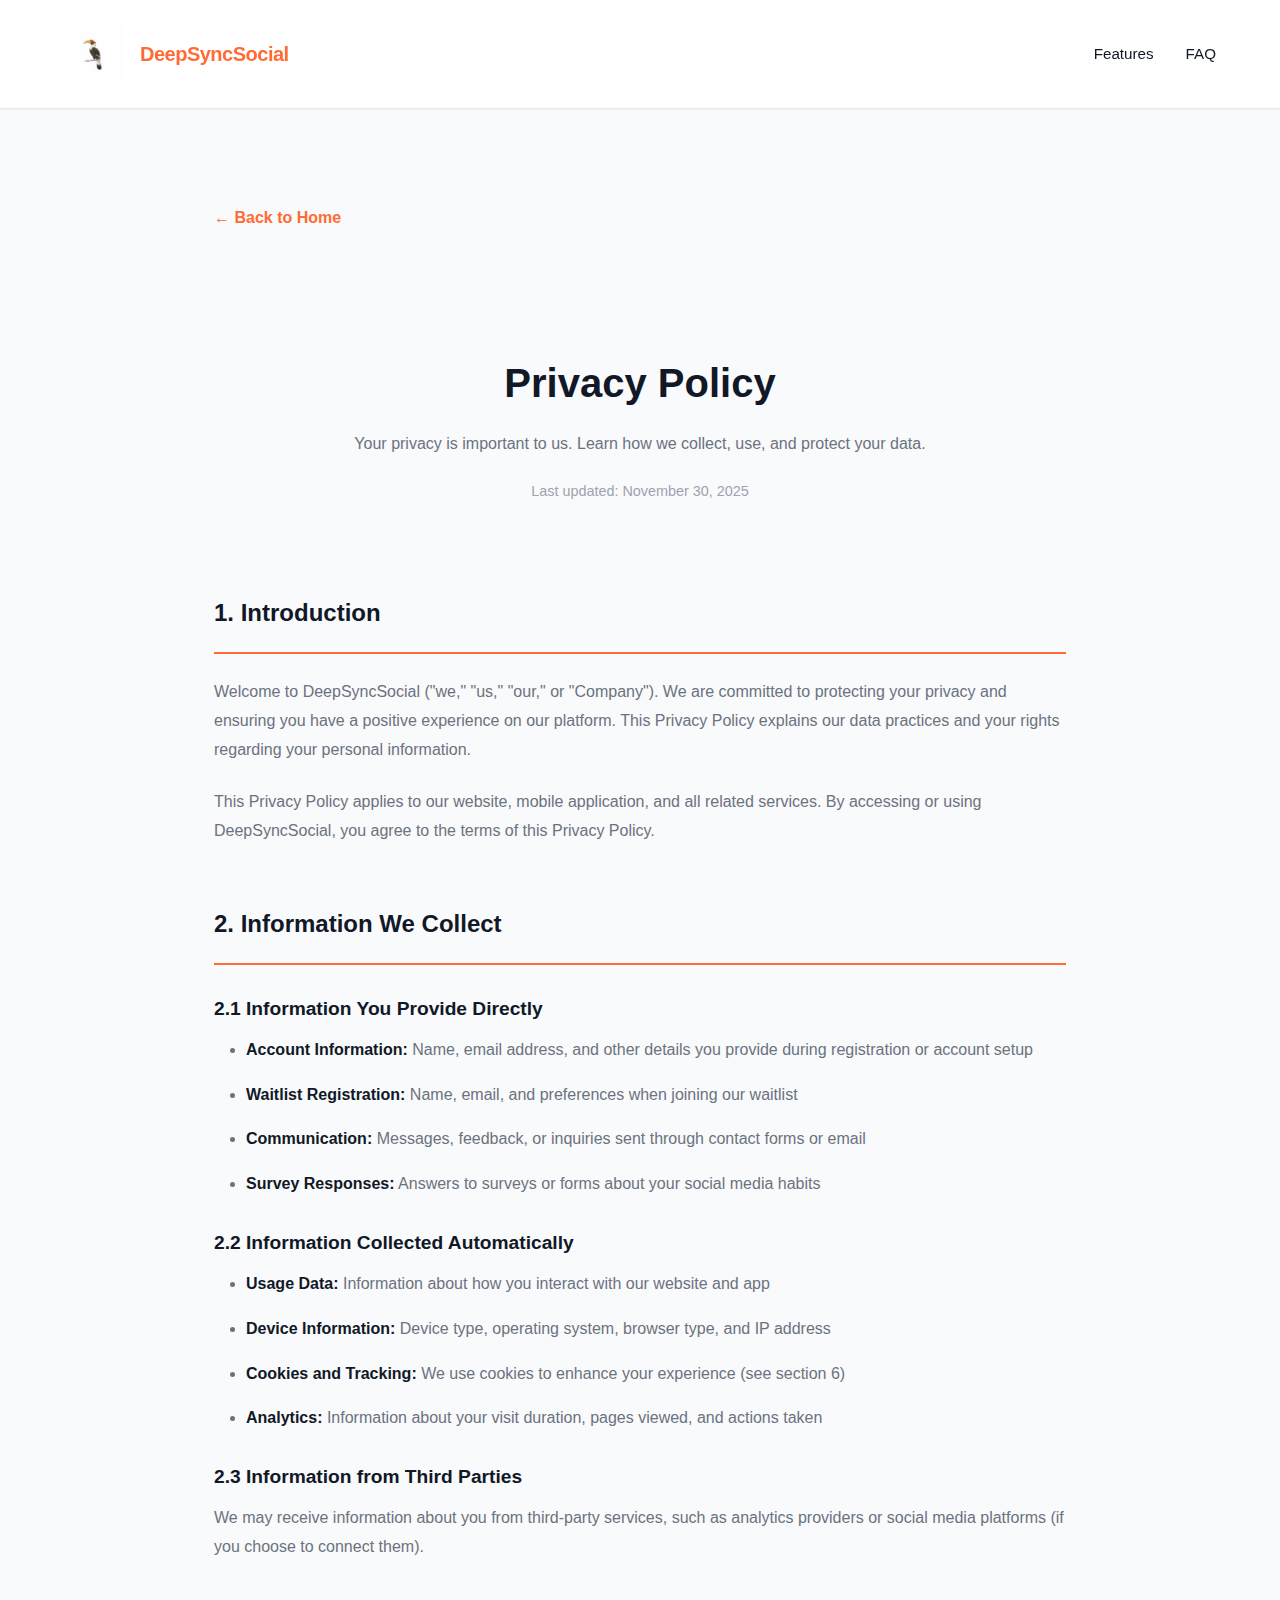
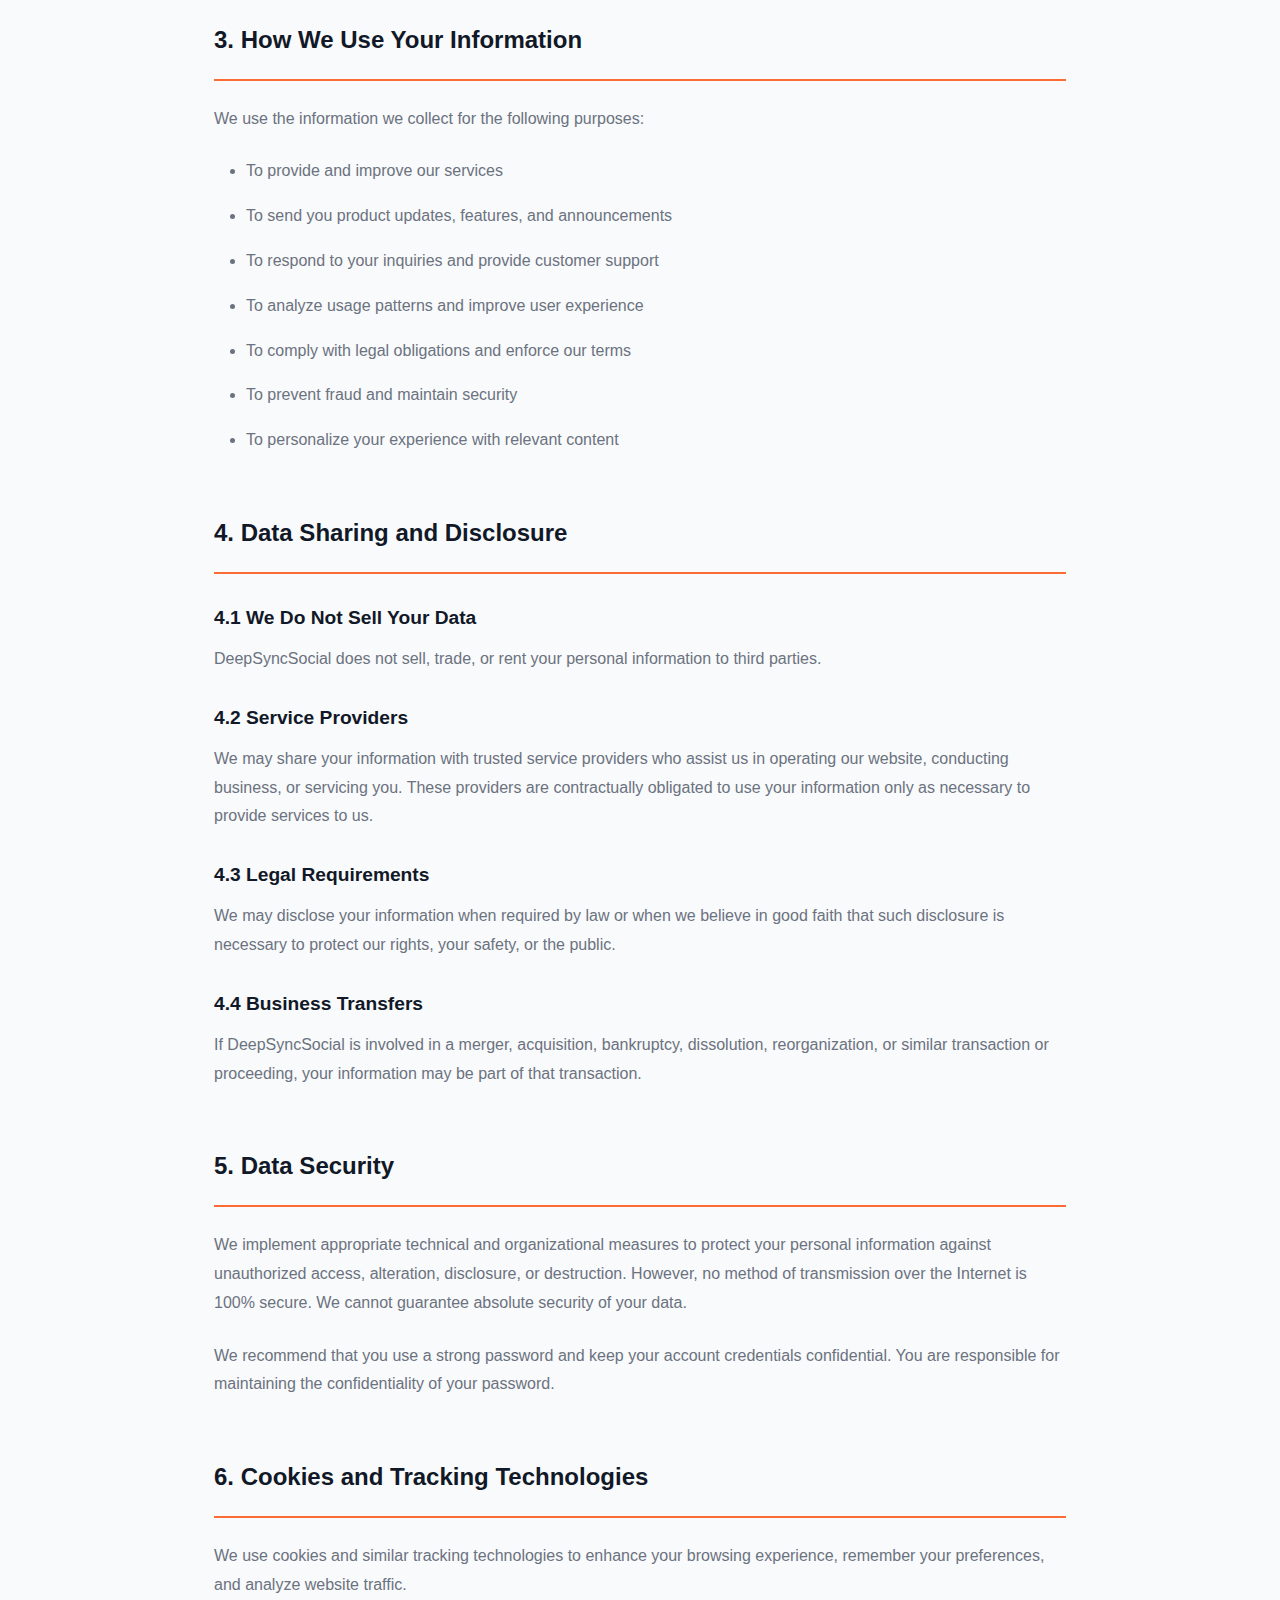
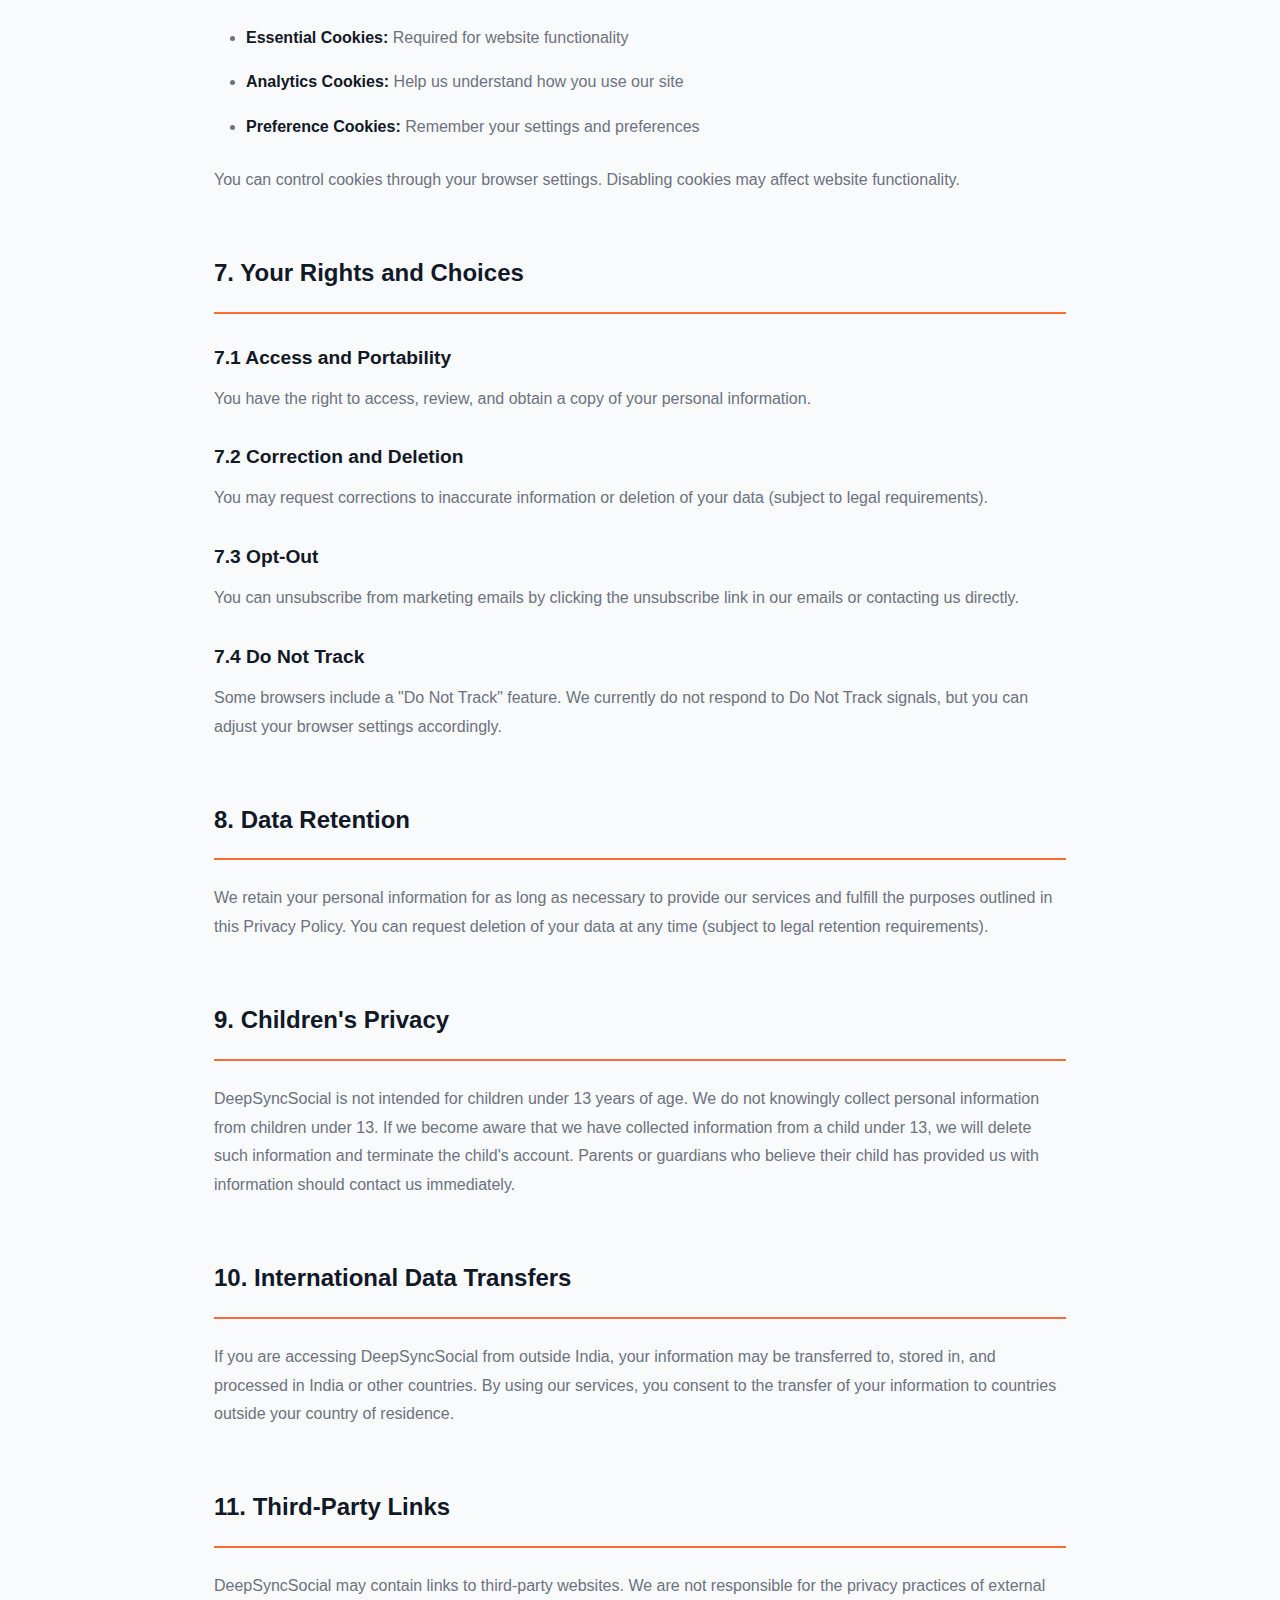
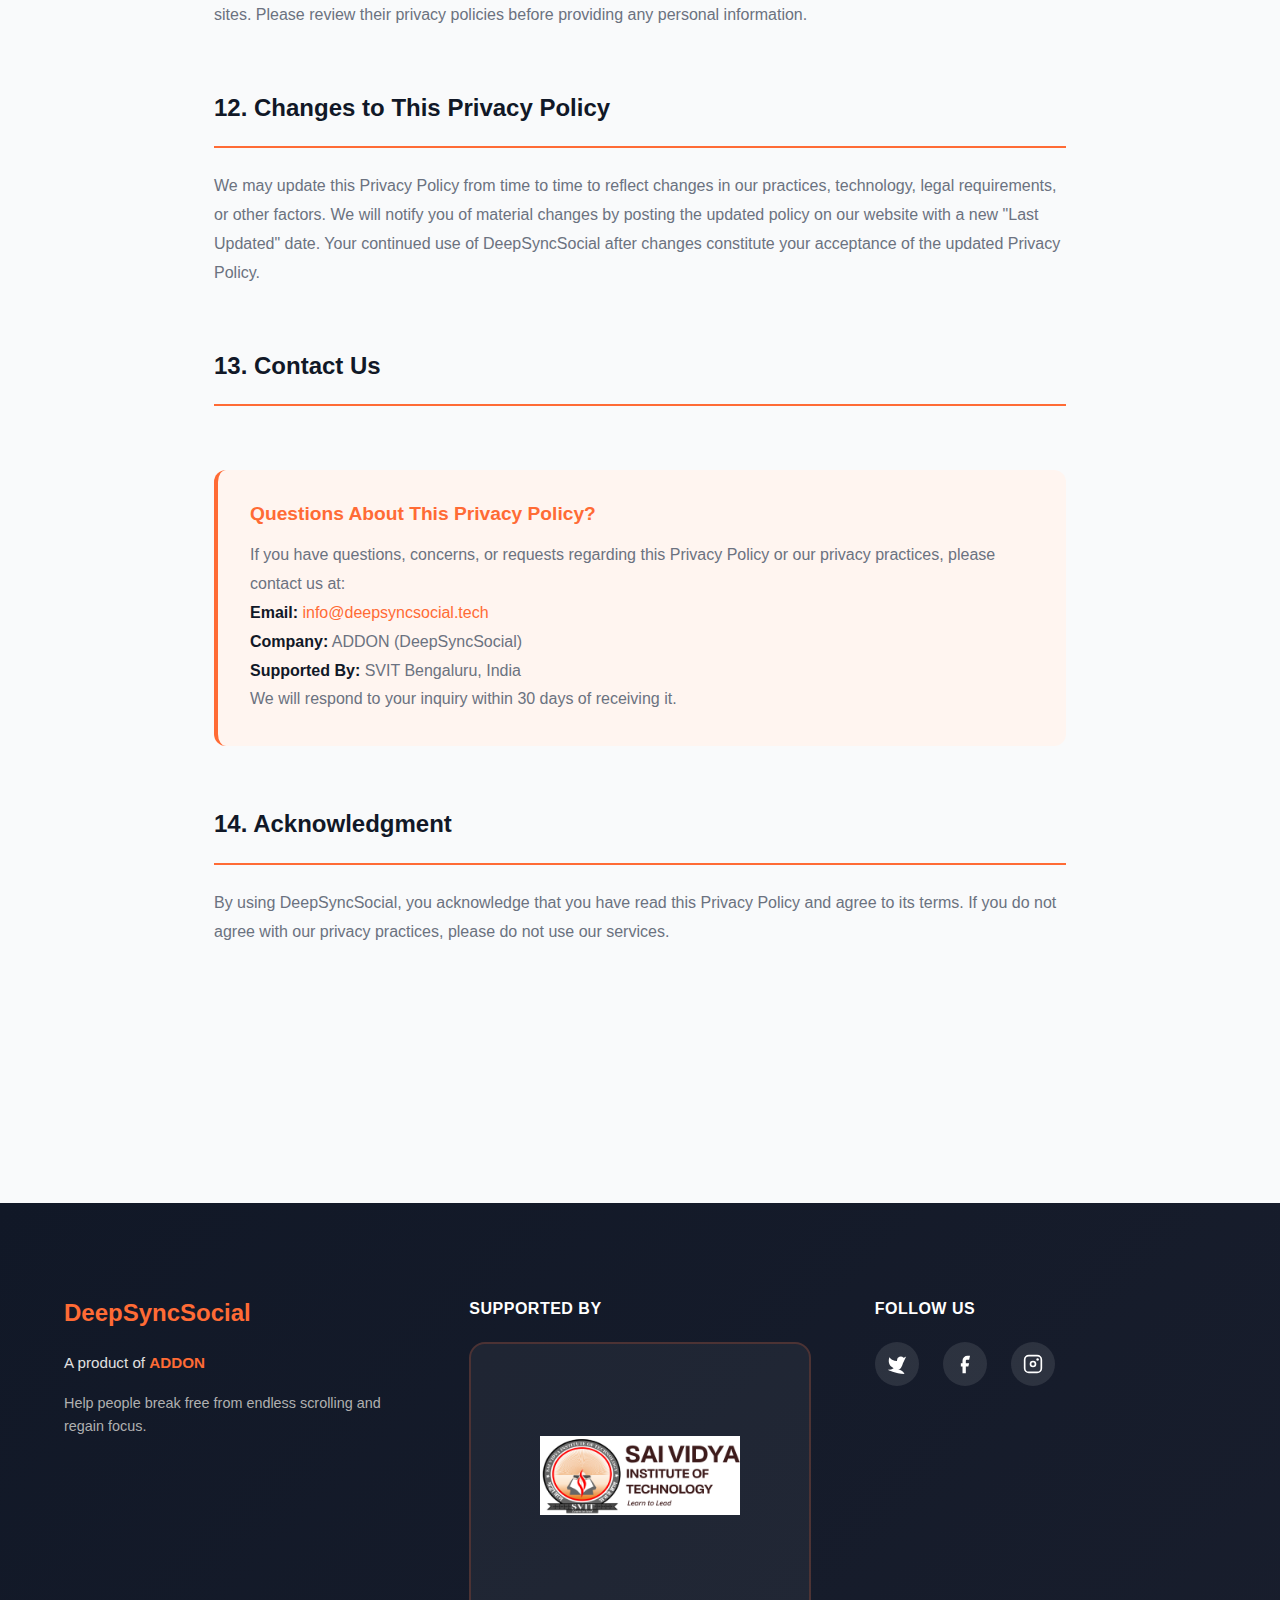
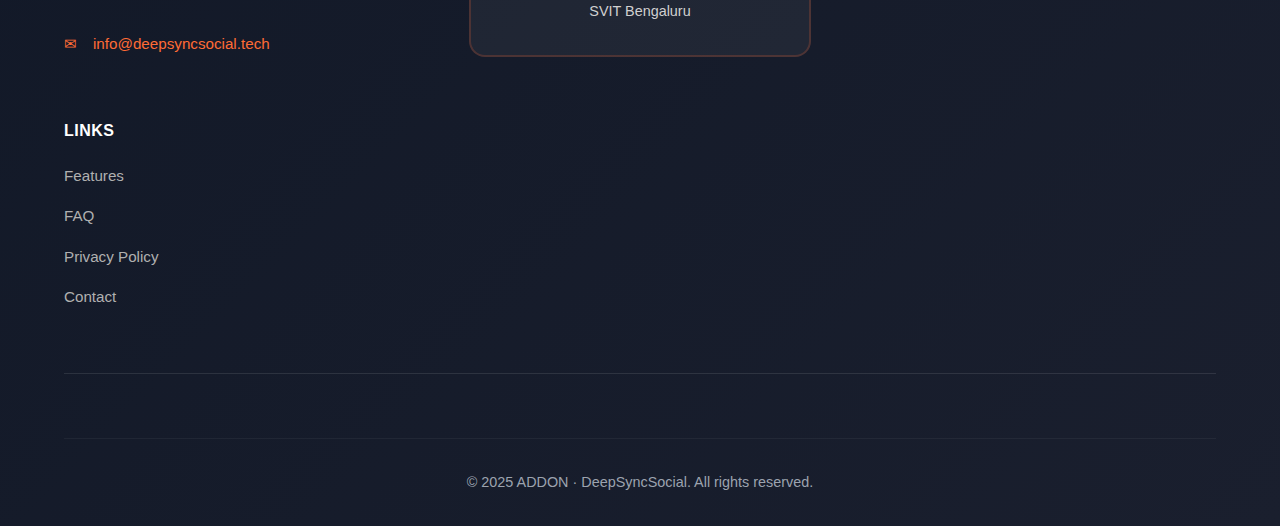
<file: privacy-policy.html>
<!DOCTYPE html>
<html lang="en">
<head>
    <meta charset="UTF-8">
    <meta name="viewport" content="width=device-width, initial-scale=1.0">
    <meta name="description" content="Privacy Policy - DeepSyncSocial. Learn how we protect your data and privacy.">
    <title>Privacy Policy - DeepSyncSocial</title>
    <link rel="stylesheet" href="styles/main.css">
    <style>
        .policy-page {
            min-height: 100vh;
            background-color: var(--color-bg);
        }

        .policy-container {
            max-width: 900px;
            margin: 0 auto;
            padding: var(--spacing-3xl) var(--spacing-md);
        }

        .policy-header {
            text-align: center;
            margin-bottom: var(--spacing-3xl);
            padding-top: var(--spacing-2xl);
        }

        .policy-header h1 {
            font-size: 2.5rem;
            margin-bottom: var(--spacing-md);
        }

        .policy-header p {
            font-size: 1rem;
            color: var(--color-text-light);
        }

        .last-updated {
            text-align: center;
            color: var(--color-text-lighter);
            margin-bottom: var(--spacing-2xl);
            font-size: 0.9rem;
        }

        .policy-section {
            margin-bottom: var(--spacing-2xl);
        }

        .policy-section h2 {
            font-size: 1.5rem;
            color: var(--color-text);
            margin-bottom: var(--spacing-md);
            text-align: left;
            padding-bottom: var(--spacing-md);
            border-bottom: 2px solid var(--color-primary);
        }

        .policy-section h3 {
            font-size: 1.2rem;
            color: var(--color-text);
            margin-top: var(--spacing-lg);
            margin-bottom: var(--spacing-sm);
        }

        .policy-section p {
            color: var(--color-text-light);
            line-height: 1.8;
            margin-bottom: var(--spacing-md);
        }

        .policy-section ul {
            margin-left: var(--spacing-lg);
            margin-bottom: var(--spacing-md);
        }

        .policy-section li {
            color: var(--color-text-light);
            line-height: 1.8;
            margin-bottom: var(--spacing-sm);
        }

        .policy-section strong {
            color: var(--color-text);
            font-weight: 600;
        }

        .back-button {
            display: inline-block;
            margin-bottom: var(--spacing-2xl);
            color: var(--color-primary);
            text-decoration: none;
            font-weight: 600;
            transition: all var(--transition-fast);
        }

        .back-button:hover {
            color: var(--color-primary-dark);
            transform: translateX(-4px);
        }

        .policy-contact {
            background-color: var(--color-primary-50);
            border-left: 4px solid var(--color-primary);
            padding: var(--spacing-lg);
            border-radius: var(--radius-lg);
            margin-top: var(--spacing-2xl);
        }

        .policy-contact h3 {
            margin-top: 0;
            color: var(--color-primary);
        }

        .policy-contact p {
            margin-bottom: 0;
        }

        @media (max-width: 768px) {
            .policy-container {
                padding: var(--spacing-2xl) var(--spacing-md);
            }

            .policy-header h1 {
                font-size: 2rem;
            }

            .policy-section h2 {
                font-size: 1.25rem;
            }
        }
    </style>
</head>
<body>
    <!-- Header -->
    <header class="header">
        <div class="container header-content">
            <a href="index.html" class="logo-link">
                <img src="assets/dp.png" alt="DeepSyncSocial Logo" class="logo-image">
                <span class="logo-text">DeepSyncSocial</span>
            </a>
            <nav class="nav">
                <a href="index.html#features">Features</a>
                <a href="index.html#faq">FAQ</a>
            </nav>
        </div>
    </header>

    <main class="policy-page">
        <div class="policy-container">
            <a href="index.html" class="back-button">← Back to Home</a>

            <div class="policy-header">
                <h1>Privacy Policy</h1>
                <p>Your privacy is important to us. Learn how we collect, use, and protect your data.</p>
                <div class="last-updated">Last updated: November 30, 2025</div>
            </div>

            <!-- Introduction -->
            <section class="policy-section">
                <h2>1. Introduction</h2>
                <p>Welcome to DeepSyncSocial ("we," "us," "our," or "Company"). We are committed to protecting your privacy and ensuring you have a positive experience on our platform. This Privacy Policy explains our data practices and your rights regarding your personal information.</p>
                <p>This Privacy Policy applies to our website, mobile application, and all related services. By accessing or using DeepSyncSocial, you agree to the terms of this Privacy Policy.</p>
            </section>

            <!-- Information We Collect -->
            <section class="policy-section">
                <h2>2. Information We Collect</h2>
                
                <h3>2.1 Information You Provide Directly</h3>
                <ul>
                    <li><strong>Account Information:</strong> Name, email address, and other details you provide during registration or account setup</li>
                    <li><strong>Waitlist Registration:</strong> Name, email, and preferences when joining our waitlist</li>
                    <li><strong>Communication:</strong> Messages, feedback, or inquiries sent through contact forms or email</li>
                    <li><strong>Survey Responses:</strong> Answers to surveys or forms about your social media habits</li>
                </ul>

                <h3>2.2 Information Collected Automatically</h3>
                <ul>
                    <li><strong>Usage Data:</strong> Information about how you interact with our website and app</li>
                    <li><strong>Device Information:</strong> Device type, operating system, browser type, and IP address</li>
                    <li><strong>Cookies and Tracking:</strong> We use cookies to enhance your experience (see section 6)</li>
                    <li><strong>Analytics:</strong> Information about your visit duration, pages viewed, and actions taken</li>
                </ul>

                <h3>2.3 Information from Third Parties</h3>
                <p>We may receive information about you from third-party services, such as analytics providers or social media platforms (if you choose to connect them).</p>
            </section>

            <!-- How We Use Your Information -->
            <section class="policy-section">
                <h2>3. How We Use Your Information</h2>
                <p>We use the information we collect for the following purposes:</p>
                <ul>
                    <li>To provide and improve our services</li>
                    <li>To send you product updates, features, and announcements</li>
                    <li>To respond to your inquiries and provide customer support</li>
                    <li>To analyze usage patterns and improve user experience</li>
                    <li>To comply with legal obligations and enforce our terms</li>
                    <li>To prevent fraud and maintain security</li>
                    <li>To personalize your experience with relevant content</li>
                </ul>
            </section>

            <!-- Data Sharing -->
            <section class="policy-section">
                <h2>4. Data Sharing and Disclosure</h2>
                
                <h3>4.1 We Do Not Sell Your Data</h3>
                <p>DeepSyncSocial does not sell, trade, or rent your personal information to third parties.</p>

                <h3>4.2 Service Providers</h3>
                <p>We may share your information with trusted service providers who assist us in operating our website, conducting business, or servicing you. These providers are contractually obligated to use your information only as necessary to provide services to us.</p>

                <h3>4.3 Legal Requirements</h3>
                <p>We may disclose your information when required by law or when we believe in good faith that such disclosure is necessary to protect our rights, your safety, or the public.</p>

                <h3>4.4 Business Transfers</h3>
                <p>If DeepSyncSocial is involved in a merger, acquisition, bankruptcy, dissolution, reorganization, or similar transaction or proceeding, your information may be part of that transaction.</p>
            </section>

            <!-- Data Security -->
            <section class="policy-section">
                <h2>5. Data Security</h2>
                <p>We implement appropriate technical and organizational measures to protect your personal information against unauthorized access, alteration, disclosure, or destruction. However, no method of transmission over the Internet is 100% secure. We cannot guarantee absolute security of your data.</p>
                <p>We recommend that you use a strong password and keep your account credentials confidential. You are responsible for maintaining the confidentiality of your password.</p>
            </section>

            <!-- Cookies and Tracking -->
            <section class="policy-section">
                <h2>6. Cookies and Tracking Technologies</h2>
                <p>We use cookies and similar tracking technologies to enhance your browsing experience, remember your preferences, and analyze website traffic.</p>
                <ul>
                    <li><strong>Essential Cookies:</strong> Required for website functionality</li>
                    <li><strong>Analytics Cookies:</strong> Help us understand how you use our site</li>
                    <li><strong>Preference Cookies:</strong> Remember your settings and preferences</li>
                </ul>
                <p>You can control cookies through your browser settings. Disabling cookies may affect website functionality.</p>
            </section>

            <!-- Your Rights -->
            <section class="policy-section">
                <h2>7. Your Rights and Choices</h2>
                
                <h3>7.1 Access and Portability</h3>
                <p>You have the right to access, review, and obtain a copy of your personal information.</p>

                <h3>7.2 Correction and Deletion</h3>
                <p>You may request corrections to inaccurate information or deletion of your data (subject to legal requirements).</p>

                <h3>7.3 Opt-Out</h3>
                <p>You can unsubscribe from marketing emails by clicking the unsubscribe link in our emails or contacting us directly.</p>

                <h3>7.4 Do Not Track</h3>
                <p>Some browsers include a "Do Not Track" feature. We currently do not respond to Do Not Track signals, but you can adjust your browser settings accordingly.</p>
            </section>

            <!-- Retention -->
            <section class="policy-section">
                <h2>8. Data Retention</h2>
                <p>We retain your personal information for as long as necessary to provide our services and fulfill the purposes outlined in this Privacy Policy. You can request deletion of your data at any time (subject to legal retention requirements).</p>
            </section>

            <!-- Children's Privacy -->
            <section class="policy-section">
                <h2>9. Children's Privacy</h2>
                <p>DeepSyncSocial is not intended for children under 13 years of age. We do not knowingly collect personal information from children under 13. If we become aware that we have collected information from a child under 13, we will delete such information and terminate the child's account. Parents or guardians who believe their child has provided us with information should contact us immediately.</p>
            </section>

            <!-- International Data -->
            <section class="policy-section">
                <h2>10. International Data Transfers</h2>
                <p>If you are accessing DeepSyncSocial from outside India, your information may be transferred to, stored in, and processed in India or other countries. By using our services, you consent to the transfer of your information to countries outside your country of residence.</p>
            </section>

            <!-- Third-Party Links -->
            <section class="policy-section">
                <h2>11. Third-Party Links</h2>
                <p>DeepSyncSocial may contain links to third-party websites. We are not responsible for the privacy practices of external sites. Please review their privacy policies before providing any personal information.</p>
            </section>

            <!-- Policy Changes -->
            <section class="policy-section">
                <h2>12. Changes to This Privacy Policy</h2>
                <p>We may update this Privacy Policy from time to time to reflect changes in our practices, technology, legal requirements, or other factors. We will notify you of material changes by posting the updated policy on our website with a new "Last Updated" date. Your continued use of DeepSyncSocial after changes constitute your acceptance of the updated Privacy Policy.</p>
            </section>

            <!-- Contact Information -->
            <section class="policy-section">
                <h2>13. Contact Us</h2>
                <div class="policy-contact">
                    <h3>Questions About This Privacy Policy?</h3>
                    <p>If you have questions, concerns, or requests regarding this Privacy Policy or our privacy practices, please contact us at:</p>
                    <p><strong>Email:</strong> <a href="mailto:info@deepsyncsocial.tech" style="color: var(--color-primary);">info@deepsyncsocial.tech</a></p>
                    <p><strong>Company:</strong> ADDON (DeepSyncSocial)</p>
                    <p><strong>Supported By:</strong> SVIT Bengaluru, India</p>
                    <p>We will respond to your inquiry within 30 days of receiving it.</p>
                </div>
            </section>

            <!-- Additional Info -->
            <section class="policy-section">
                <h2>14. Acknowledgment</h2>
                <p>By using DeepSyncSocial, you acknowledge that you have read this Privacy Policy and agree to its terms. If you do not agree with our privacy practices, please do not use our services.</p>
            </section>
        </div>
    </main>

    <!-- Footer -->
    <footer class="footer">
        <div class="container">
            <div class="footer-main">
                <!-- Brand & Product Info -->
                <div class="footer-section">
                    <h3 class="footer-brand">DeepSyncSocial</h3>
                    <p class="footer-product-info">A product of <strong>ADDON</strong></p>
                    <p class="footer-description">Help people break free from endless scrolling and regain focus.</p>
                    <div class="footer-contact">
                        <a href="mailto:info@deepsyncsocial.tech" class="footer-email">
                            <span>✉</span> info@deepsyncsocial.tech
                        </a>
                    </div>
                </div>

                <!-- Supported By -->
                <div class="footer-section">
                    <h4 class="footer-section-title">Supported By</h4>
                    <div class="footer-support">
                        <a href="https://saividya.ac.in/" target="_blank" rel="noopener noreferrer" class="support-item" title="SVIT Bengaluru">
                            <img src="assets/SVIT.png" alt="SVIT Bengaluru College Logo" class="college-logo">
                            <p class="college-name">SVIT Bengaluru</p>
                        </a>
                    </div>
                </div>

                <!-- Social Media -->
                <div class="footer-section">
                    <h4 class="footer-section-title">Follow Us</h4>
                    <div class="social-links">
                        <a href="https://x.com/DeepSyncSocial" target="_blank" rel="noopener noreferrer" class="social-link" title="Twitter/X">
                            <svg class="social-icon" viewBox="0 0 24 24" fill="currentColor">
                                <path d="M23 3a10.9 10.9 0 01-3.14 1.53 4.48 4.48 0 00-7.86 3v1A10.66 10.66 0 013 4s-4 9 5 13a11.64 11.64 0 01-7 2s9 5 20 5a9.5 9.5 0 00-9-5.5c4.75 2.25 7-7 7-7"/>
                            </svg>
                        </a>
                        <a href="https://www.facebook.com/people/Deepsyncsocial/61583996794836/" target="_blank" rel="noopener noreferrer" class="social-link" title="Facebook">
                            <svg class="social-icon" viewBox="0 0 24 24" fill="currentColor">
                                <path d="M18 2h-3a6 6 0 00-6 6v3H7v4h2v8h4v-8h3l1-4h-4V8a1 1 0 011-1h3z"/>
                            </svg>
                        </a>
                        <a href="https://www.instagram.com/deepsyncsocial/" target="_blank" rel="noopener noreferrer" class="social-link" title="Instagram">
                            <svg class="social-icon" viewBox="0 0 24 24" fill="currentColor">
                                <rect x="2" y="2" width="20" height="20" rx="5" ry="5" fill="none" stroke="currentColor" stroke-width="2"/>
                                <path d="M12 9a3 3 0 100 6 3 3 0 000-6z" fill="none" stroke="currentColor" stroke-width="2"/>
                                <circle cx="17.5" cy="6.5" r="1.5" fill="currentColor"/>
                            </svg>
                        </a>
                    </div>
                </div>

                <!-- Quick Links -->
                <div class="footer-section">
                    <h4 class="footer-section-title">Links</h4>
                    <nav class="footer-nav">
                        <a href="index.html#features">Features</a>
                        <a href="index.html#faq">FAQ</a>
                        <a href="privacy-policy.html">Privacy Policy</a>
                        <a href="#" id="contactLink" class="contact-link">Contact</a>
                    </nav>
                </div>
            </div>

            <!-- Footer Bottom -->
            <div class="footer-bottom">
                <p>&copy; 2025 ADDON &middot; DeepSyncSocial. All rights reserved.</p>
            </div>
        </div>
    </footer>

    <!-- Contact Modal -->
    <div id="contactModal" class="modal">
        <div class="modal-content">
            <button class="modal-close" id="closeModal">&times;</button>
            <h2 class="modal-title">Get in Touch</h2>
            <p class="modal-subtitle">Connect with us on social media or send us an email</p>
            
            <div class="contact-section">
                <h3>Email</h3>
                <a href="mailto:info@deepsyncsocial.tech" class="contact-email">
                    <span>✉</span> info@deepsyncsocial.tech
                </a>
            </div>

            <div class="contact-section">
                <h3>Follow Us</h3>
                <div class="contact-social-links">
                    <a href="https://x.com/DeepSyncSocial" target="_blank" rel="noopener noreferrer" class="contact-social-link" title="Twitter/X">
                        <svg class="contact-social-icon" viewBox="0 0 24 24" fill="currentColor">
                            <path d="M23 3a10.9 10.9 0 01-3.14 1.53 4.48 4.48 0 00-7.86 3v1A10.66 10.66 0 013 4s-4 9 5 13a11.64 11.64 0 01-7 2s9 5 20 5a9.5 9.5 0 00-9-5.5c4.75 2.25 7-7 7-7"/>
                        </svg>
                        <span>Twitter/X</span>
                    </a>
                    <a href="https://www.facebook.com/people/Deepsyncsocial/61583996794836/" target="_blank" rel="noopener noreferrer" class="contact-social-link" title="Facebook">
                        <svg class="contact-social-icon" viewBox="0 0 24 24" fill="currentColor">
                            <path d="M18 2h-3a6 6 0 00-6 6v3H7v4h2v8h4v-8h3l1-4h-4V8a1 1 0 011-1h3z"/>
                        </svg>
                        <span>Facebook</span>
                    </a>
                    <a href="https://www.instagram.com/deepsyncsocial/" target="_blank" rel="noopener noreferrer" class="contact-social-link" title="Instagram">
                        <svg class="contact-social-icon" viewBox="0 0 24 24" fill="currentColor">
                            <rect x="2" y="2" width="20" height="20" rx="5" ry="5" fill="none" stroke="currentColor" stroke-width="2"/>
                            <path d="M12 9a3 3 0 100 6 3 3 0 000-6z" fill="none" stroke="currentColor" stroke-width="2"/>
                            <circle cx="17.5" cy="6.5" r="1.5" fill="currentColor"/>
                        </svg>
                        <span>Instagram</span>
                    </a>
                </div>
            </div>
        </div>
    </div>

    <script src="scripts/main.js"></script>
</body>
</html>
</file>
<file: styles/main.css>
/* ============================================================================
   Root Variables & Theme Configuration
   ============================================================================ */

:root {
    /* Colors */
    --color-primary: #ff6b35;
    --color-primary-dark: #e55a2b;
    --color-primary-light: #ff8a5c;
    --color-primary-50: #fff5f0;

    --color-bg: #f9fafb;
    --color-bg-light: #ffffff;
    --color-bg-light-secondary: #f3f4f6;

    --color-text: #111827;
    --color-text-light: #6b7280;
    --color-text-lighter: #9ca3af;

    --color-border: #e5e7eb;
    --color-border-light: #f3f4f6;

    --color-success: #10b981;
    --color-success-light: #d1fae5;
    --color-error: #ef4444;
    --color-error-light: #fee2e2;

    /* Spacing */
    --spacing-xs: 0.5rem;
    --spacing-sm: 1rem;
    --spacing-md: 1.5rem;
    --spacing-lg: 2rem;
    --spacing-xl: 3rem;
    --spacing-2xl: 4rem;
    --spacing-3xl: 6rem;

    /* Border Radius */
    --radius-sm: 0.375rem;
    --radius-md: 0.5rem;
    --radius-lg: 0.75rem;
    --radius-xl: 1rem;

    /* Shadows */
    --shadow-sm: 0 1px 2px 0 rgba(0, 0, 0, 0.05);
    --shadow-md: 0 4px 6px -1px rgba(0, 0, 0, 0.1), 0 2px 4px -1px rgba(0, 0, 0, 0.06);
    --shadow-lg: 0 10px 15px -3px rgba(0, 0, 0, 0.1), 0 4px 6px -2px rgba(0, 0, 0, 0.05);
    --shadow-xl: 0 20px 25px -5px rgba(0, 0, 0, 0.1), 0 10px 10px -5px rgba(0, 0, 0, 0.04);

    /* Transitions */
    --transition-fast: 150ms ease-in-out;
    --transition-base: 200ms ease-in-out;
    --transition-slow: 300ms ease-in-out;
}

/* ============================================================================
   Reset & Global Styles
   ============================================================================ */

*,
*::before,
*::after {
    margin: 0;
    padding: 0;
    box-sizing: border-box;
}

html {
    scroll-behavior: smooth;
}

body {
    font-family: -apple-system, BlinkMacSystemFont, 'Segoe UI', 'Roboto', 'Oxygen',
        'Ubuntu', 'Cantarell', 'Fira Sans', 'Droid Sans', 'Helvetica Neue',
        sans-serif;
    background-color: var(--color-bg);
    color: var(--color-text);
    line-height: 1.6;
    font-size: 1rem;
    -webkit-font-smoothing: antialiased;
    -moz-osx-font-smoothing: grayscale;
}

/* ============================================================================
   Typography
   ============================================================================ */

h1,
h2,
h3,
h4,
h5,
h6 {
    font-weight: 600;
    line-height: 1.2;
}

h1 {
    font-size: 3.5rem;
    margin-bottom: var(--spacing-lg);
    color: var(--color-text);
}

h2 {
    font-size: 2.25rem;
    margin-bottom: var(--spacing-xl);
    color: var(--color-text);
    text-align: center;
}

h3 {
    font-size: 1.25rem;
    margin-bottom: var(--spacing-sm);
    color: var(--color-text);
}

p {
    color: var(--color-text-light);
    margin-bottom: var(--spacing-md);
}

p:last-child {
    margin-bottom: 0;
}

a {
    color: var(--color-primary);
    text-decoration: none;
    transition: color var(--transition-fast);
}

a:hover,
a:focus {
    color: var(--color-primary-dark);
}

blockquote {
    margin: 0;
    padding: 0;
}

/* ============================================================================
   Container & Layout
   ============================================================================ */

.container {
    max-width: 1200px;
    margin: 0 auto;
    padding: 0 var(--spacing-md);
}

main {
    display: flex;
    flex-direction: column;
}

/* ============================================================================
   Header & Navigation
   ============================================================================ */

.header {
    background-color: var(--color-bg-light);
    border-bottom: 1px solid var(--color-border);
    padding: var(--spacing-md) 0;
    position: sticky;
    top: 0;
    z-index: 100;
    box-shadow: var(--shadow-sm);
}

.header-content {
    display: flex;
    justify-content: space-between;
    align-items: center;
}

.logo-link {
    display: flex;
    align-items: center;
    gap: var(--spacing-sm);
    text-decoration: none;
    transition: transform var(--transition-fast);
}

.logo-link:hover {
    transform: translateY(-2px);
}

.logo-image {
    width: 60px;
    height: 60px;
    object-fit: contain;
}

.logo-text {
    font-size: 1.25rem;
    font-weight: 700;
    color: var(--color-primary);
    letter-spacing: -0.5px;
}

.nav {
    display: flex;
    gap: var(--spacing-lg);
    align-items: center;
}

.nav a {
    font-size: 0.95rem;
    font-weight: 500;
    color: var(--color-text);
    transition: color var(--transition-base);
}

.nav a:hover,
.nav a:focus {
    color: var(--color-primary);
}

.btn {
    padding: 0.875rem 2rem;
    border: none;
    border-radius: var(--radius-lg);
    font-size: 1rem;
    font-weight: 600;
    cursor: pointer;
    transition: all var(--transition-base);
    text-decoration: none;
    display: inline-block;
    text-align: center;
    line-height: 1.5;
}

.btn:focus {
    outline: 2px solid var(--color-primary-dark);
    outline-offset: 2px;
}

.btn:disabled {
    opacity: 0.6;
    cursor: not-allowed;
}

.btn-primary {
    background-color: var(--color-primary);
    color: white;
}

.btn-primary:hover:not(:disabled) {
    background-color: var(--color-primary-dark);
    transform: translateY(-2px);
    box-shadow: var(--shadow-lg);
}

.btn-block {
    width: 100%;
}

/* ============================================================================
   Form Elements
   ============================================================================ */

.form-group {
    margin-bottom: var(--spacing-lg);
}

.form-group label {
    display: block;
    margin-bottom: var(--spacing-xs);
    font-weight: 500;
    color: var(--color-text);
    font-size: 0.95rem;
}

.required {
    color: var(--color-error);
}

.optional {
    color: var(--color-text-lighter);
    font-weight: 400;
}

.form-group input,
.form-group select {
    width: 100%;
    padding: 0.75rem;
    border: 1px solid var(--color-border);
    border-radius: var(--radius-md);
    font-size: 1rem;
    font-family: inherit;
    transition: border-color var(--transition-fast), box-shadow var(--transition-fast);
}

.form-group input::placeholder,
.form-group select::placeholder {
    color: var(--color-text-lighter);
}

.form-group input:focus,
.form-group select:focus {
    outline: none;
    border-color: var(--color-primary);
    box-shadow: 0 0 0 3px var(--color-primary-50);
}

.form-note {
    font-size: 0.85rem;
    color: var(--color-text-lighter);
    margin-top: var(--spacing-md);
}

.form-urgency {
    font-size: 0.9rem;
    color: var(--color-primary);
    margin-top: var(--spacing-md);
    margin-bottom: var(--spacing-md);
    font-weight: 600;
    text-align: center;
}

/* Form Status Messages */
.form-status {
    margin-top: var(--spacing-md);
    padding: 0.875rem 1rem;
    border-radius: var(--radius-md);
    font-size: 0.95rem;
    font-weight: 500;
    display: none;
    border: 1px solid transparent;
}

.form-status.success {
    display: block;
    background-color: var(--color-success-light);
    color: #065f46;
    border-color: #6ee7b7;
}

.form-status.error {
    display: block;
    background-color: var(--color-error-light);
    color: #7f1d1d;
    border-color: #fca5a5;
}

.form-status.loading {
    display: block;
    background-color: #dbeafe;
    color: #0c2340;
    border-color: #93c5fd;
}

/* ============================================================================
   Hero Section
   ============================================================================ */

.hero {
    padding: var(--spacing-3xl) 0;
    background: linear-gradient(135deg, var(--color-primary-50) 0%, transparent 100%);
}

.hero-container {
    display: grid;
    grid-template-columns: 1fr 1fr;
    gap: var(--spacing-3xl);
    align-items: center;
}

.hero-text {
    display: flex;
    flex-direction: column;
}

.hero-text h1 {
    margin-bottom: var(--spacing-md);
}

.hero-subtitle {
    font-size: 1.125rem;
    line-height: 1.8;
    margin-bottom: var(--spacing-lg);
    color: var(--color-text-light);
}

.social-proof {
    font-size: 0.95rem;
    color: var(--color-text-lighter);
    margin-bottom: var(--spacing-lg);
    font-weight: 500;
}

.hero-form-wrapper {
    display: flex;
    justify-content: center;
}

/* Form Card */
.form-card {
    background-color: var(--color-bg-light);
    padding: var(--spacing-xl);
    border-radius: var(--radius-xl);
    box-shadow: var(--shadow-lg);
    width: 100%;
    max-width: 450px;
}

.form-card h2 {
    font-size: 1.5rem;
    margin-bottom: var(--spacing-lg);
    text-align: left;
    margin-top: 0;
}

/* ============================================================================
   Mission Section
   ============================================================================ */

.mission {
    padding: var(--spacing-3xl) 0;
    background: linear-gradient(135deg, var(--color-primary-50) 0%, var(--color-bg-light) 100%);
    text-align: center;
}

.mission h2 {
    font-size: 2.5rem;
    color: var(--color-text);
    margin-bottom: var(--spacing-xl);
}

.mission-text {
    font-size: 1.15rem;
    line-height: 1.8;
    color: var(--color-text-light);
    max-width: 800px;
    margin: 0 auto;
    font-weight: 500;
}

/* ============================================================================
   Features Section
   ============================================================================ */

.features {
    padding: var(--spacing-3xl) 0;
    background-color: var(--color-bg-light);
}

.features-grid {
    display: grid;
    grid-template-columns: repeat(auto-fit, minmax(300px, 1fr));
    gap: var(--spacing-xl);
    margin-top: var(--spacing-2xl);
}

.feature-card {
    padding: var(--spacing-xl);
    background-color: var(--color-bg);
    border-radius: var(--radius-lg);
    border: 1px solid var(--color-border);
    text-align: center;
    transition: all var(--transition-base);
}

.feature-card:hover {
    transform: translateY(-4px);
    box-shadow: var(--shadow-lg);
    border-color: var(--color-primary-light);
}

.feature-icon {
    font-size: 3rem;
    margin-bottom: var(--spacing-md);
    display: block;
}

.feature-card h3 {
    color: var(--color-text);
    margin-bottom: var(--spacing-sm);
    margin-top: 0;
}

.feature-card p {
    color: var(--color-text-light);
    margin-bottom: 0;
}

/* ============================================================================
   Testimonials Section
   ============================================================================ */

.testimonials {
    padding: var(--spacing-3xl) 0;
    background: linear-gradient(135deg, var(--color-primary-50) 0%, transparent 100%);
}

.testimonials-grid {
    display: grid;
    grid-template-columns: repeat(auto-fit, minmax(320px, 1fr));
    gap: var(--spacing-xl);
    margin-top: var(--spacing-2xl);
}

.testimonial-card {
    background-color: var(--color-bg-light);
    padding: var(--spacing-lg);
    border-radius: var(--radius-lg);
    box-shadow: var(--shadow-sm);
    border-left: 4px solid var(--color-primary);
}

.testimonial-card p {
    font-style: italic;
    margin-bottom: var(--spacing-md);
    color: var(--color-text);
}

.testimonial-author {
    color: var(--color-text-light);
    font-size: 0.9rem;
}

/* ============================================================================
   FAQ Section
   ============================================================================ */

.faq {
    padding: var(--spacing-3xl) 0;
    background-color: var(--color-bg-light);
}

.faq-header {
    text-align: center;
    margin-bottom: var(--spacing-3xl);
}

.faq-header h2 {
    margin-bottom: var(--spacing-md);
}

.faq-subtitle {
    font-size: 1.1rem;
    color: var(--color-text-light);
    max-width: 500px;
    margin: 0 auto;
}

.faq-list {
    max-width: 800px;
    margin: 0 auto;
    display: grid;
    gap: var(--spacing-md);
}

.faq-item {
    margin-bottom: 0;
    border: 2px solid var(--color-border);
    border-radius: var(--radius-lg);
    overflow: hidden;
    transition: all var(--transition-base);
    background-color: var(--color-bg-light);
}

.faq-item:hover {
    border-color: var(--color-primary-light);
    box-shadow: var(--shadow-md);
}

.faq-item details {
    cursor: pointer;
}

.faq-question {
    padding: var(--spacing-lg) var(--spacing-lg) var(--spacing-lg) var(--spacing-lg);
    background-color: var(--color-bg-light);
    border: none;
    text-align: left;
    font-size: 1rem;
    font-weight: 600;
    color: var(--color-text);
    cursor: pointer;
    transition: all var(--transition-base);
    display: flex;
    justify-content: space-between;
    align-items: center;
    width: 100%;
    min-height: 60px;
    gap: var(--spacing-md);
}

.faq-text {
    flex: 1;
}

.faq-question:hover {
    background-color: var(--color-primary-50);
    color: var(--color-primary);
    padding-left: calc(var(--spacing-lg) + 4px);
}

/* Chevron indicator for open/closed state */
.faq-question::after {
    content: '▼';
    display: inline-block;
    font-size: 0.75rem;
    transition: transform var(--transition-base), color var(--transition-base);
    color: var(--color-primary);
    flex-shrink: 0;
}

.faq-item details[open] > .faq-question {
    background: linear-gradient(135deg, var(--color-primary-50) 0%, rgba(255, 107, 53, 0.03) 100%);
    color: var(--color-primary);
    border-bottom: 2px solid var(--color-primary);
}

.faq-item details[open] > .faq-question::after {
    transform: rotate(180deg);
    color: var(--color-primary);
}

.faq-answer {
    padding: 0 var(--spacing-lg) var(--spacing-lg) calc(1.5rem + var(--spacing-lg));
    background-color: rgba(255, 255, 255, 0.5);
    border-top: 1px solid var(--color-border-light);
    animation: slideDown var(--transition-base) ease-out;
}

.faq-answer p {
    color: var(--color-text-light);
    line-height: 1.8;
    margin-bottom: 0;
    font-size: 0.95rem;
}

@keyframes slideDown {
    from {
        opacity: 0;
        max-height: 0;
    }
    to {
        opacity: 1;
        max-height: 500px;
    }
}

.faq-answer {
    padding: 0 var(--spacing-lg) var(--spacing-lg);
    background-color: var(--color-bg-light);
    border-top: 1px solid var(--color-border-light);
}

.faq-answer p {
    color: var(--color-text-light);
    line-height: 1.8;
    margin-bottom: 0;
}

/* ============================================================================
   Secondary CTA Section
   ============================================================================ */

.secondary-cta {
    padding: var(--spacing-3xl) 0;
    background: linear-gradient(135deg, var(--color-primary) 0%, var(--color-primary-dark) 100%);
}

.secondary-cta-content {
    text-align: center;
    color: white;
    max-width: 600px;
    margin: 0 auto;
}

.secondary-cta h2 {
    color: white;
    margin-bottom: var(--spacing-lg);
}

.secondary-cta p {
    color: rgba(255, 255, 255, 0.95);
    font-size: 1.125rem;
    margin-bottom: var(--spacing-lg);
}

.btn-cta-secondary {
    background-color: white;
    color: var(--color-primary);
    font-weight: 700;
    padding: 1rem 2.5rem;
    font-size: 1.05rem;
}

.btn-cta-secondary:hover:not(:disabled) {
    background-color: var(--color-bg-light-secondary);
    transform: translateY(-2px);
    box-shadow: var(--shadow-xl);
}

/* ============================================================================
   Footer
   ============================================================================ */

.footer {
    background: linear-gradient(135deg, var(--color-text) 0%, #1a1f2e 100%);
    color: white;
    padding: var(--spacing-3xl) 0 var(--spacing-lg);
    margin-top: var(--spacing-3xl);
}

.footer-main {
    display: grid;
    grid-template-columns: repeat(auto-fit, minmax(250px, 1fr));
    gap: var(--spacing-2xl);
    margin-bottom: var(--spacing-2xl);
    padding-bottom: var(--spacing-2xl);
    border-bottom: 1px solid rgba(255, 255, 255, 0.1);
}

.footer-section {
    display: flex;
    flex-direction: column;
}

.footer-brand {
    font-size: 1.5rem;
    font-weight: 700;
    color: var(--color-primary);
    margin-bottom: var(--spacing-md);
    margin-top: 0;
}

.footer-product-info {
    font-size: 0.95rem;
    color: #e0e0e0;
    margin-bottom: var(--spacing-sm);
}

.footer-product-info strong {
    color: var(--color-primary);
    font-weight: 600;
}

.footer-description {
    font-size: 0.9rem;
    color: #b0b0b0;
    line-height: 1.6;
    margin-bottom: var(--spacing-md);
}

.footer-contact {
    margin-top: auto;
}

.footer-email {
    display: flex;
    align-items: center;
    gap: var(--spacing-sm);
    color: var(--color-primary);
    font-weight: 500;
    transition: color var(--transition-fast);
    text-decoration: none;
    font-size: 0.95rem;
}

.footer-email:hover,
.footer-email:focus {
    color: var(--color-primary-light);
}

.footer-section-title {
    font-size: 1rem;
    font-weight: 600;
    color: white;
    margin: 0 0 var(--spacing-md) 0;
    text-transform: uppercase;
    letter-spacing: 0.5px;
}

/* Supported By Section */
.footer-support {
    display: flex;
    flex-direction: column;
    gap: var(--spacing-md);
}

.support-item {
    display: flex;
    flex-direction: column;
    align-items: center;
    text-align: center;
    padding: var(--spacing-lg);
    background-color: rgba(255, 255, 255, 0.05);
    border-radius: var(--radius-xl);
    transition: all var(--transition-base);
    text-decoration: none;
    cursor: pointer;
    border: 2px solid rgba(255, 107, 53, 0.2);
}

.support-item:hover {
    background-color: rgba(255, 107, 53, 0.1);
    transform: translateY(-2px);
    box-shadow: 0 6px 12px rgba(255, 107, 53, 0.2);
    border-color: rgba(255, 107, 53, 0.5);
}

.college-logo {
    width: 200px;
    height: 200px;
    object-fit: contain;
    margin-bottom: var(--spacing-md);
    filter: brightness(1);
}

.college-name {
    font-size: 0.9rem;
    color: #d0d0d0;
    margin: 0;
}

/* Social Links */
.social-links {
    display: flex;
    gap: var(--spacing-md);
    align-items: center;
}

.social-link {
    display: inline-flex;
    align-items: center;
    justify-content: center;
    width: 44px;
    height: 44px;
    background-color: rgba(255, 255, 255, 0.1);
    border-radius: 50%;
    color: white;
    transition: all var(--transition-base);
    text-decoration: none;
}

.social-link:hover,
.social-link:focus {
    background-color: var(--color-primary);
    transform: translateY(-3px);
    box-shadow: 0 8px 16px rgba(255, 107, 53, 0.3);
}

.social-icon {
    width: 20px;
    height: 20px;
    stroke-width: 2;
}

/* Footer Navigation */
.footer-nav {
    display: flex;
    flex-direction: column;
    gap: var(--spacing-sm);
}

.footer-nav a {
    color: #b0b0b0;
    text-decoration: none;
    transition: all var(--transition-fast);
    font-size: 0.95rem;
}

.footer-nav a:hover,
.footer-nav a:focus {
    color: var(--color-primary);
    padding-left: 4px;
}

/* Footer Bottom */
.footer-bottom {
    text-align: center;
    padding-top: var(--spacing-lg);
    border-top: 1px solid rgba(255, 255, 255, 0.05);
    color: #9ca3af;
    font-size: 0.9rem;
}

.footer-bottom p {
    margin: 0;
    color: inherit;
}

/* ============================================================================
   Contact Modal
   ============================================================================ */

.modal {
    display: none;
    position: fixed;
    z-index: 1000;
    left: 0;
    top: 0;
    width: 100%;
    height: 100%;
    background-color: rgba(0, 0, 0, 0.5);
    animation: fadeIn var(--transition-base) ease-out;
}

.modal.active {
    display: flex;
    align-items: center;
    justify-content: center;
}

@keyframes fadeIn {
    from {
        opacity: 0;
    }
    to {
        opacity: 1;
    }
}

.modal-content {
    background-color: var(--color-bg-light);
    padding: var(--spacing-2xl);
    border-radius: var(--radius-xl);
    max-width: 500px;
    width: 90%;
    position: relative;
    animation: slideUp var(--transition-base) ease-out;
    box-shadow: var(--shadow-xl);
}

@keyframes slideUp {
    from {
        transform: translateY(30px);
        opacity: 0;
    }
    to {
        transform: translateY(0);
        opacity: 1;
    }
}

.modal-close {
    position: absolute;
    top: var(--spacing-lg);
    right: var(--spacing-lg);
    font-size: 2rem;
    font-weight: bold;
    background: none;
    border: none;
    cursor: pointer;
    color: var(--color-text-light);
    transition: color var(--transition-fast);
    padding: 0;
    width: 40px;
    height: 40px;
    display: flex;
    align-items: center;
    justify-content: center;
}

.modal-close:hover,
.modal-close:focus {
    color: var(--color-primary);
    outline: none;
}

.modal-title {
    font-size: 1.75rem;
    color: var(--color-text);
    margin: 0 0 var(--spacing-sm) 0;
    text-align: center;
}

.modal-subtitle {
    text-align: center;
    color: var(--color-text-light);
    margin-bottom: var(--spacing-2xl);
}

.contact-section {
    margin-bottom: var(--spacing-2xl);
}

.contact-section h3 {
    font-size: 1rem;
    font-weight: 600;
    color: var(--color-text);
    margin: 0 0 var(--spacing-md) 0;
    text-transform: uppercase;
    letter-spacing: 0.5px;
}

.contact-email {
    display: inline-flex;
    align-items: center;
    gap: var(--spacing-sm);
    color: var(--color-primary);
    font-weight: 600;
    text-decoration: none;
    transition: all var(--transition-fast);
    padding: var(--spacing-md);
    background-color: var(--color-primary-50);
    border-radius: var(--radius-lg);
    font-size: 1rem;
}

.contact-email:hover,
.contact-email:focus {
    color: var(--color-primary-dark);
    background-color: rgba(255, 107, 53, 0.15);
    transform: translateX(4px);
}

.contact-social-links {
    display: grid;
    grid-template-columns: repeat(auto-fit, minmax(140px, 1fr));
    gap: var(--spacing-lg);
}

.contact-social-link {
    display: flex;
    flex-direction: column;
    align-items: center;
    gap: var(--spacing-md);
    padding: var(--spacing-lg);
    background-color: var(--color-bg);
    border: 2px solid var(--color-border);
    border-radius: var(--radius-lg);
    text-decoration: none;
    color: var(--color-text);
    transition: all var(--transition-base);
    font-weight: 500;
    font-size: 0.95rem;
}

.contact-social-link:hover,
.contact-social-link:focus {
    border-color: var(--color-primary);
    background-color: var(--color-primary-50);
    color: var(--color-primary);
    transform: translateY(-4px);
    box-shadow: var(--shadow-md);
}

.contact-social-icon {
    width: 32px;
    height: 32px;
    stroke-width: 2;
}

@media (max-width: 1024px) {
    h1 {
        font-size: 3rem;
    }

    h2 {
        font-size: 2rem;
    }

    .hero {
        padding: var(--spacing-2xl) 0;
    }

    .hero-container {
        gap: var(--spacing-2xl);
    }
}

@media (max-width: 768px) {
    h1 {
        font-size: 2.5rem;
    }

    h2 {
        font-size: 1.75rem;
    }

    .header-content {
        flex-direction: column;
        gap: var(--spacing-md);
    }

    .nav {
        width: 100%;
        justify-content: center;
        gap: var(--spacing-md);
    }

    .hero-container {
        grid-template-columns: 1fr;
        gap: var(--spacing-xl);
    }

    .form-card {
        max-width: 100%;
    }

    .hero {
        padding: var(--spacing-xl) 0;
    }

    .features {
        padding: var(--spacing-xl) 0;
    }

    .testimonials {
        padding: var(--spacing-xl) 0;
    }

    .faq {
        padding: var(--spacing-xl) 0;
    }

    .secondary-cta {
        padding: var(--spacing-2xl) 0;
    }

    .secondary-cta-content {
        padding: 0 var(--spacing-md);
    }

    .footer {
        margin-top: var(--spacing-xl);
        padding: var(--spacing-2xl) 0 var(--spacing-md);
    }

    .footer-main {
        gap: var(--spacing-xl);
        margin-bottom: var(--spacing-xl);
    }

    .footer-section {
        text-align: center;
    }

    .support-item {
        flex-direction: row;
        justify-content: center;
        align-items: center;
        gap: var(--spacing-md);
    }

    .college-logo {
        width: 50px;
        height: 50px;
        margin-bottom: 0;
    }

    .social-links {
        justify-content: center;
    }

    .features-grid,
    .testimonials-grid {
        gap: var(--spacing-lg);
    }

    .modal-content {
        width: 95%;
        padding: var(--spacing-xl);
    }

    .contact-social-links {
        grid-template-columns: 1fr;
        gap: var(--spacing-md);
    }

    .contact-social-link {
        flex-direction: row;
        justify-content: center;
    }
}

@media (max-width: 480px) {
    h1 {
        font-size: 2rem;
    }

    h2 {
        font-size: 1.5rem;
    }

    .hero-subtitle {
        font-size: 1rem;
    }

    .btn {
        padding: 0.75rem 1.5rem;
        font-size: 0.95rem;
    }

    .form-card {
        padding: var(--spacing-lg);
    }

    .form-group {
        margin-bottom: var(--spacing-md);
    }

    .feature-card,
    .testimonial-card {
        padding: var(--spacing-lg);
    }

    .faq-question {
        padding: var(--spacing-md);
        font-size: 0.95rem;
        min-height: 48px;
        gap: var(--spacing-sm);
    }

    .faq-question::after {
        margin-left: 0;
    }

    .faq-answer {
        padding: var(--spacing-md) var(--spacing-md) var(--spacing-md) var(--spacing-md);
    }

    .faq-header {
        margin-bottom: var(--spacing-2xl);
    }

    .faq-subtitle {
        font-size: 1rem;
    }

    .container {
        padding: 0 var(--spacing-sm);
    }

    .secondary-cta {
        padding: var(--spacing-xl) 0;
    }

    .secondary-cta h2 {
        font-size: 1.5rem;
    }

    .secondary-cta p {
        font-size: 1rem;
    }

    .btn-cta-secondary {
        padding: 0.875rem 1.75rem;
        font-size: 1rem;
    }

    .footer-main {
        grid-template-columns: 1fr;
        gap: var(--spacing-lg);
    }

    .footer-nav {
        flex-direction: row;
        flex-wrap: wrap;
        gap: var(--spacing-md);
        justify-content: center;
    }

    .footer-section-title {
        font-size: 0.9rem;
    }

    .social-link {
        width: 40px;
        height: 40px;
    }

    .social-icon {
        width: 18px;
        height: 18px;
    }

    .footer-brand {
        font-size: 1.25rem;
    }

    .modal-content {
        width: 95%;
        padding: var(--spacing-lg);
    }

    .modal-title {
        font-size: 1.5rem;
    }

    .modal-close {
        width: 36px;
        height: 36px;
        font-size: 1.5rem;
    }

    .contact-email {
        font-size: 0.9rem;
        padding: var(--spacing-md);
    }

    .contact-section h3 {
        font-size: 0.85rem;
    }
}
</file>
